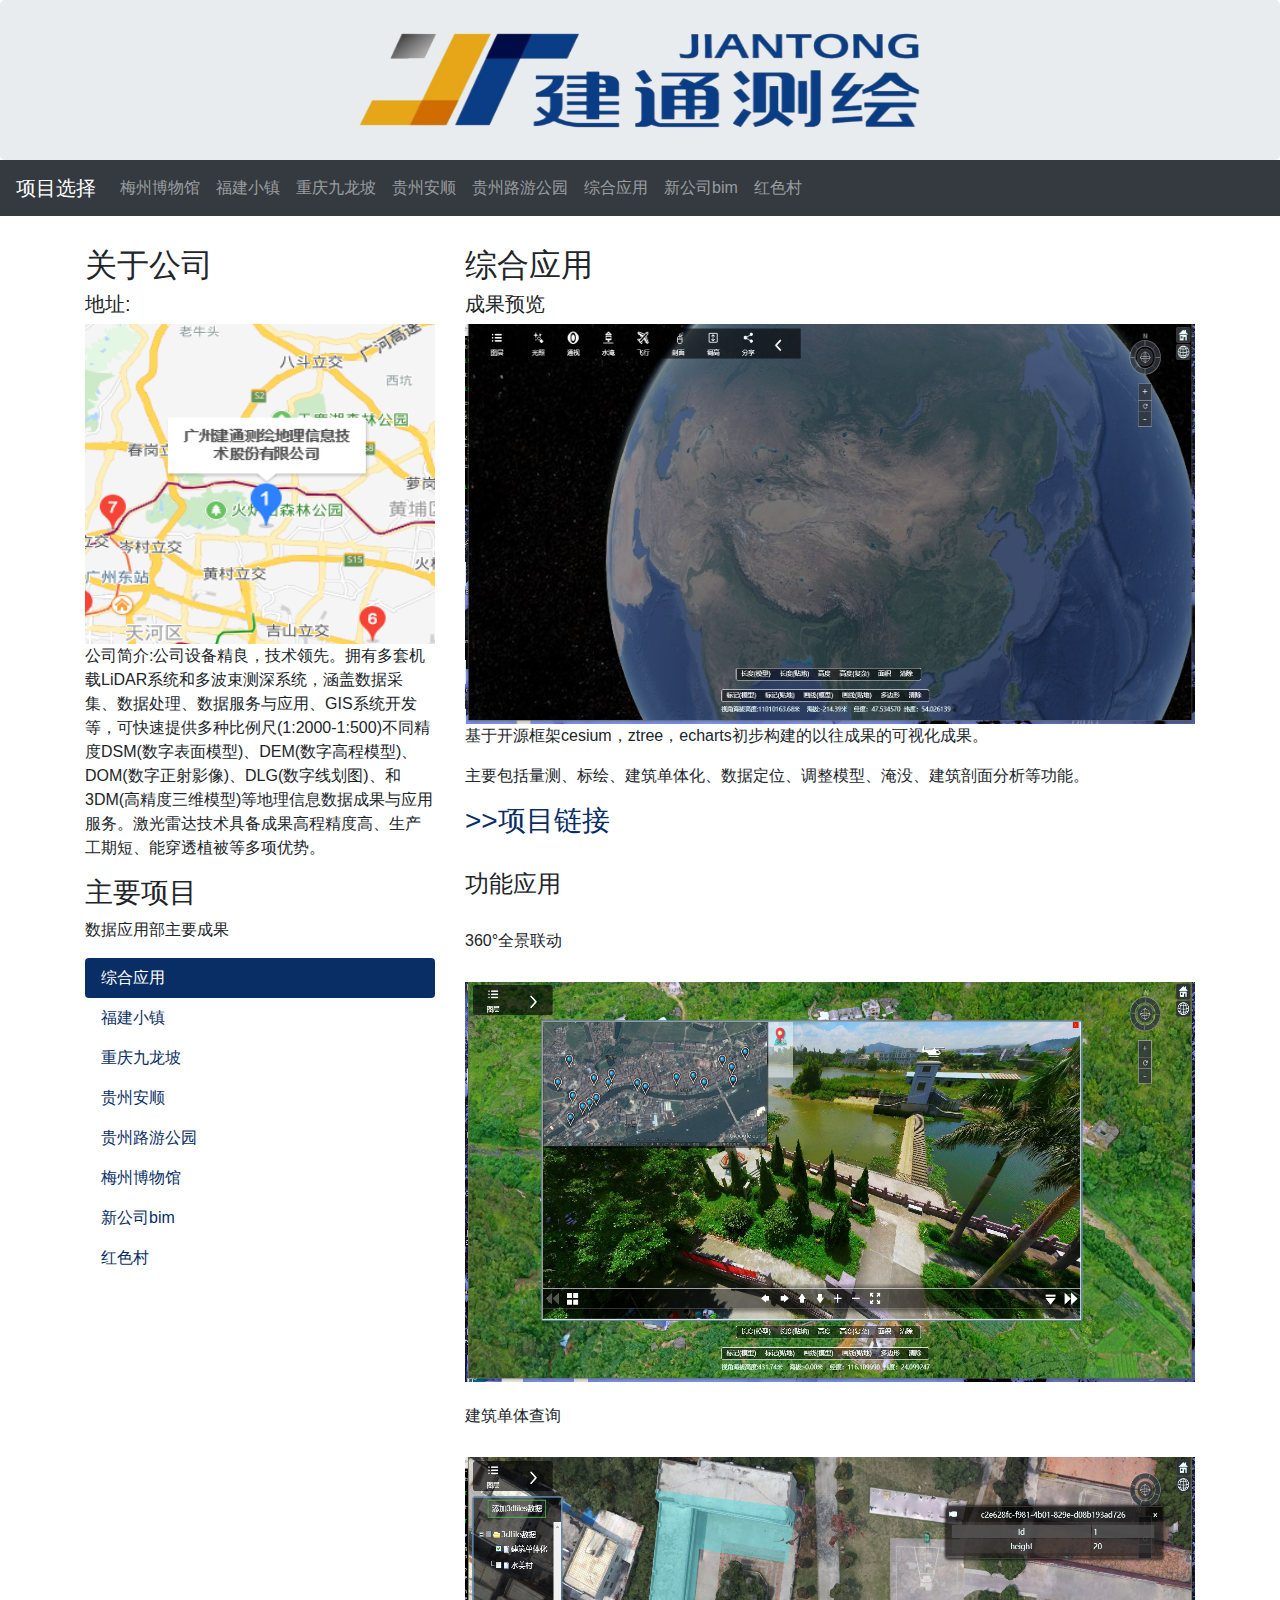
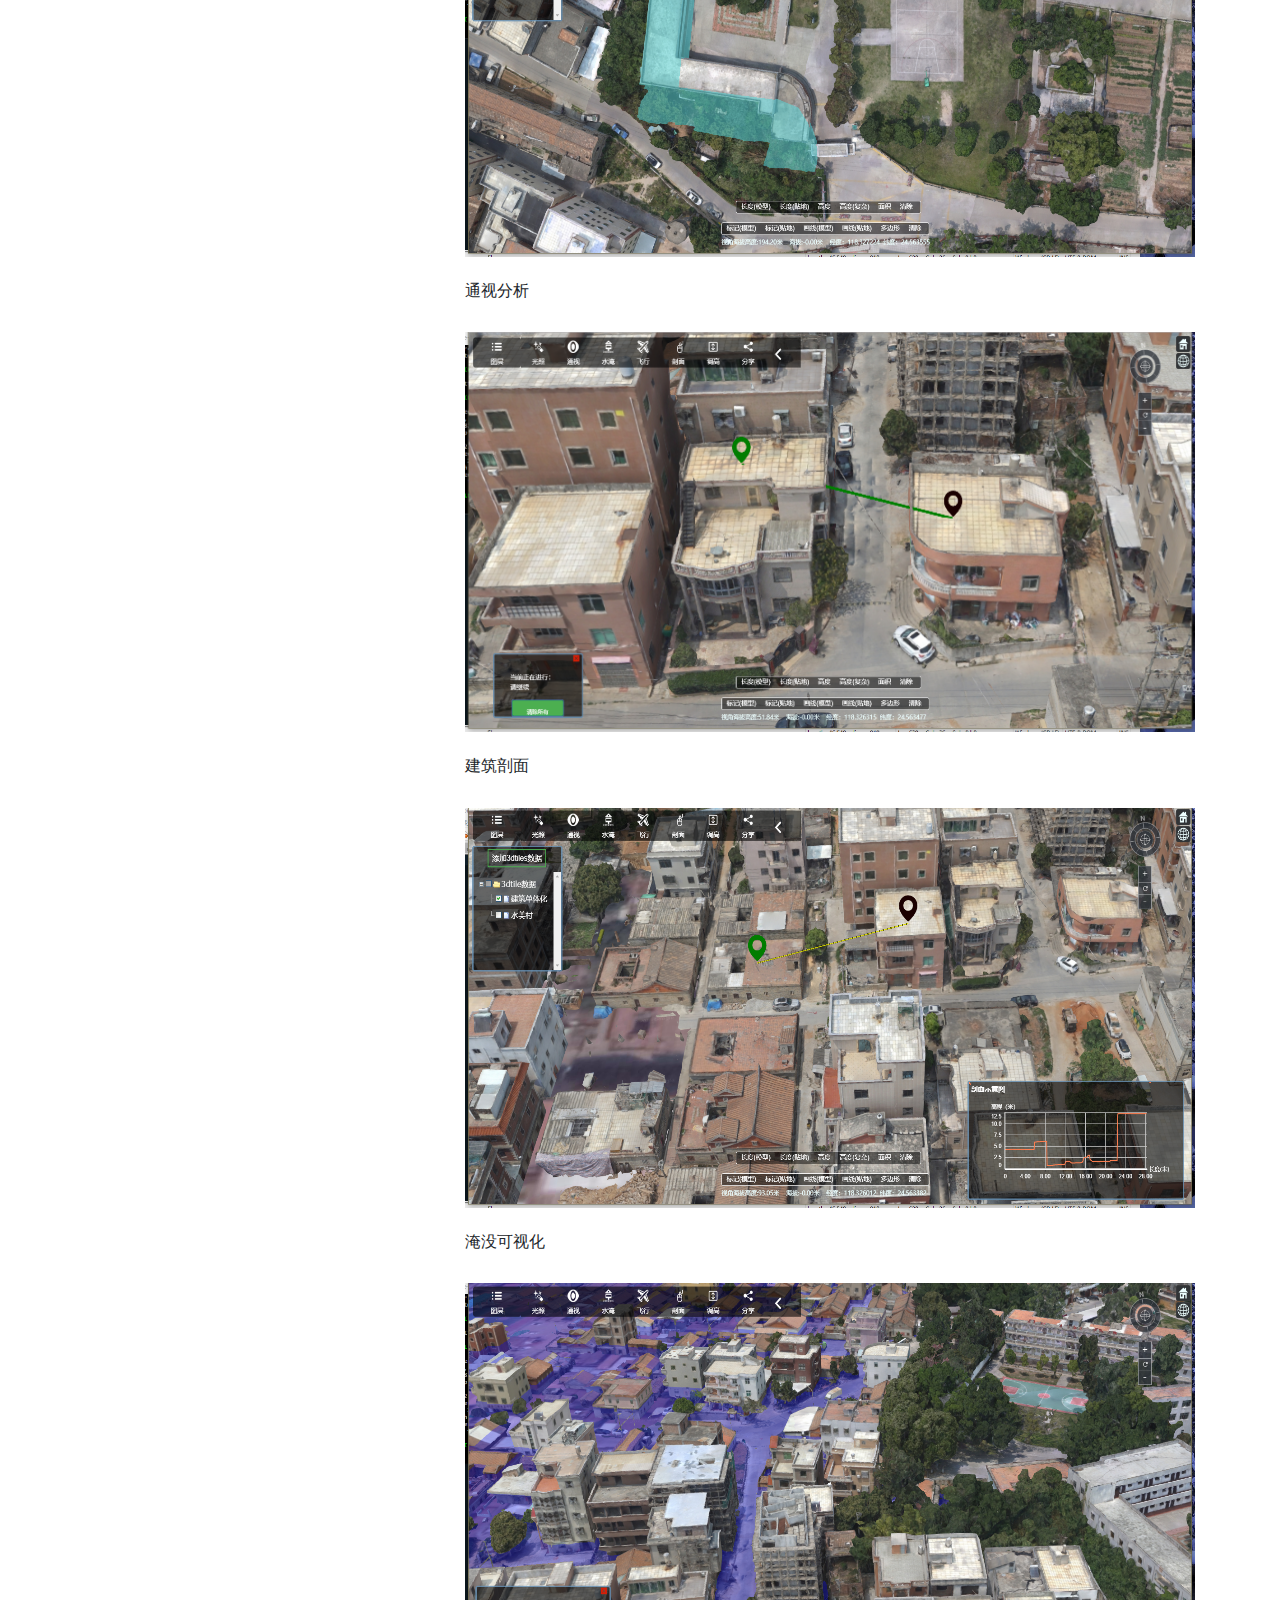
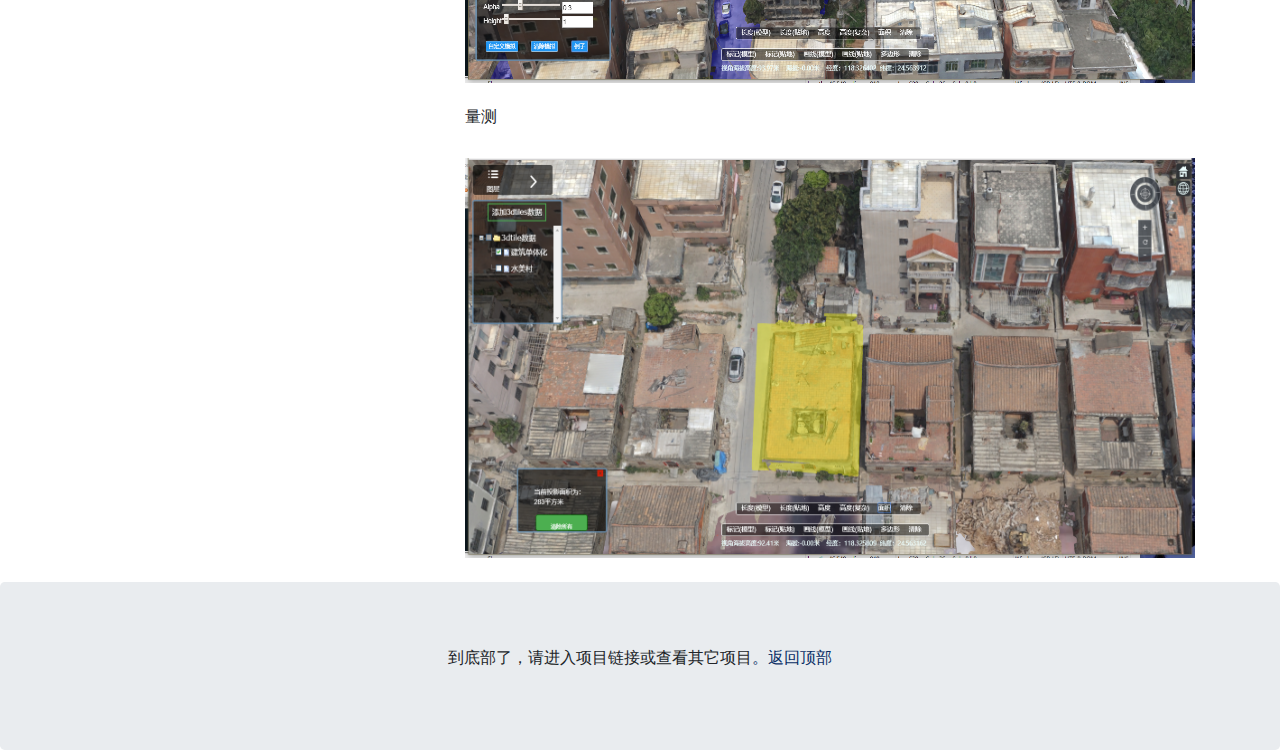
<file: index.html>
<!DOCTYPE html>
	<!-- 新 Bootstrap4 核心 CSS 文件 -->
	<!-- <link rel="stylesheet" href="https://cdn.staticfile.org/twitter-bootstrap/4.1.0/css/bootstrap.min.css"> -->
	<link rel="stylesheet" href="bootstrap/css/bootstrap.min.css">
	<!-- index.html以及基本框架css 覆盖bootstrap.css的自己的要在bootstrap后面引入-->
	<link rel="stylesheet" href="css/index-css.css">
	<!-- jQuery文件。务必在bootstrap.min.js 之前引入 -->
	<script src="https://cdn.staticfile.org/jquery/3.2.1/jquery.min.js"></script>
	 
	<!-- popper.min.js 用于弹窗、提示、下拉菜单 -->
	<script src="https://cdn.staticfile.org/popper.js/1.12.5/umd/popper.min.js"></script>
	 
	<!-- 最新的 Bootstrap4 核心 JavaScript 文件 -->
	<script src="https://cdn.staticfile.org/twitter-bootstrap/4.1.0/js/bootstrap.min.js"></script>

	<html>
		<head>
			<meta charset="utf-8"> 
			<meta http-equiv="X-UA-Compatible" content="IE=edge,chrome=1" />
			<meta http-equiv="Content-Type" content="text/html; charset=utf-8"/>
			<title>首页</title>
		</head>
		<body>

		<div class="jumbotron text-center" style="margin-bottom:0;height:10rem;padding:0.5rem 1rem;">
			<img style="width:50%;height:100%;" src="img/jtch-logo.png"/>
			
		</div>

		<nav class="navbar navbar-expand-sm bg-dark navbar-dark" style="background-color:#E7A618;">
			<a name="navbar-brand" class="navbar-brand" href="#">项目选择</a>
			
			<button class="navbar-toggler" type="button" data-toggle="collapse" data-target="#collapsibleNavbar">
				<span class="navbar-toggler-icon"></span>
			</button>
			
			<div class="collapse navbar-collapse" id="collapsibleNavbar">
				<ul class="navbar-nav">
					<li class="nav-item">
						<a class="nav-link" href="http://14.29.116.237:8080/dataApp/0129/App/3dmz.html" target="parent">梅州博物馆</a>
					</li>
					<li class="nav-item">
						<a class="nav-link" href="http://14.29.116.237:8080/dataApp/fujian/App/index.html" target="parent">福建小镇</a>
					</li>
					<li class="nav-item">
						<a class="nav-link" href="http://14.29.116.237:8080/dataApp/jiulongpo/map.html" target="parent">重庆九龙坡</a>
					</li>
					<li class="nav-item">
						<a class="nav-link" href="http://14.29.116.237:8080/dataApp/cesiumProject/map.html target="parent">贵州安顺</a>
					</li>  
					<li class="nav-item">
						<a class="nav-link" href="http://14.29.116.237:8080/dataApp/anshun/map.html" target="parent">贵州路游公园</a>
					</li>
					<li class="nav-item">
						<a class="nav-link" href="http://14.29.116.237:8080/dataApp/CesiumDemo/map.html" target="parent">综合应用</a>
					</li>
					<li class="nav-item">
						<a class="nav-link"  href="http://14.29.116.237:8080/dataApp/JTCH-building/data/App/index.html" target="parent">新公司bim</a>
					</li>
					<li class="nav-item">
						<a class="nav-link" href="http://14.29.116.237:8080/dataApp/red/revolutionVilliage.html" target="parent">红色村</a>
					</li>
				</ul>
			</div>  
		</nav>

		<div class="container" style="margin-top:30px">
			<div class="row">
				<div class="col-sm-4">
					<h2>关于公司</h2>
					<h5>地址:</h5>
					<div class="fakeimg"><a target="parent" href="https://map.baidu.com/?newmap=1&ie=utf-8&s=s%26wd%3D%E5%B9%BF%E5%B7%9E%E5%BB%BA%E9%80%9A%E6%B5%8B%E7%BB%98%20%E7%A0%B4%E4%BA%A7"><img style="height:100%;width:100%;"src="img/address.png"/></a></div>
					<p>公司简介:公司设备精良，技术领先。拥有多套机载LiDAR系统和多波束测深系统，涵盖数据采集、数据处理、数据服务与应用、GIS系统开发等，可快速提供多种比例尺(1:2000-1:500)不同精度DSM(数字表面模型)、DEM(数字高程模型)、DOM(数字正射影像)、DLG(数字线划图)、和3DM(高精度三维模型)等地理信息数据成果与应用服务。激光雷达技术具备成果高程精度高、生产工期短、能穿透植被等多项优势。</p>
					<h3>主要项目</h3>
					<p>数据应用部主要成果</p>
					<ul class="nav nav-pills flex-column">
						<!-- <li class="nav-item"> -->
						<!-- <a class="nav-link active" href="#">激活状态</a> -->
						<!-- </li> -->
						<li class="nav-item">
							<a class="nav-link active" href="index.html">综合应用</a>
						</li>
						<li class="nav-item">
							<a class="nav-link" href="fujianPrg.html">福建小镇</a>
						</li>
						<li class="nav-item">
							<a class="nav-link" href="chongqingPrg.html">重庆九龙坡</a>
						</li>
						<li class="nav-item">
							<a class="nav-link" href="anshunPrg.html">贵州安顺</a>
						</li>
						<li class="nav-item">
							<a class="nav-link" href="luyouPrg.html">贵州路游公园</a>
						</li>
						<li class="nav-item">
							<a class="nav-link" href="meizhouPrg.html">梅州博物馆</a>
						</li>
						<li class="nav-item">
							<a class="nav-link" href="bimPrg.html">新公司bim</a>
						</li>
						<li class="nav-item">
							<a class="nav-link" href="redPrg.html">红色村</a>
						</li>
						<!-- <li class="nav-item"> -->
						<!-- <a class="nav-link disabled" href="#">禁用</a> -->
						<!-- </li> -->
					</ul>
					<hr class="d-sm-none">
				</div>
				
				<div class="col-sm-8">
					<h2>综合应用</h2>
					<h5>成果预览</h5>
					<div class="introimg"><img src="img/app/jiemian.png"/></div>
					<p>基于开源框架cesium，ztree，echarts初步构建的以往成果的可视化成果。</p>
					<p>主要包括量测、标绘、建筑单体化、数据定位、调整模型、淹没、建筑剖面分析等功能。</p>
					<h3>
						<a target="parent" href="http://14.29.116.237:8080/dataApp/CesiumDemo/map.html">>>项目链接</a>
					</h3>
					<br>
					<!-- <h2>标题</h2> -->
					<h4>功能应用</h5>
					<br>
					<h6>360°全景联动</h6>
					<br>
					<div class="introimg"><img src="img/app/360.png"/></div>
					<br>
					<h6>建筑单体查询</h6>
					<br>
					<div class="introimg"><img src="img/app/dantihua.png"/></div>
					<br>
					<h6>通视分析</h6>
					<br>
					<div class="introimg"><img src="img/app/tongshi2.png"/></div><br>
					<h6>建筑剖面</h6>
					<br>
					<div class="introimg"><img src="img/app/poumian.png"/></div><br>
					<h6>淹没可视化</h6>
					<br>
					<div class="introimg"><img src="img/app/yanmo.png"/></div><br>
					<h6>量测</h6>
					<br>
					<div class="introimg"><img src="img/app/mianji.png"/></div><br>
					<!-- <p>一些文本..</p> -->
					<!-- <p>菜鸟教程，学的不仅是技术，更是梦想！！！菜鸟教程，学的不仅是技术，更是梦想！！！菜鸟教程，学的不仅是技术，更是梦想！！！</p> -->
				</div>
			</div>
		</div>

		<div class="jumbotron text-center" style="margin-bottom:0">
			<p>到底部了，请进入项目链接或查看其它项目<a href="#navbar-brand">。返回顶部</a></p>
			
		</div>

		</body>
	</html>
</file>
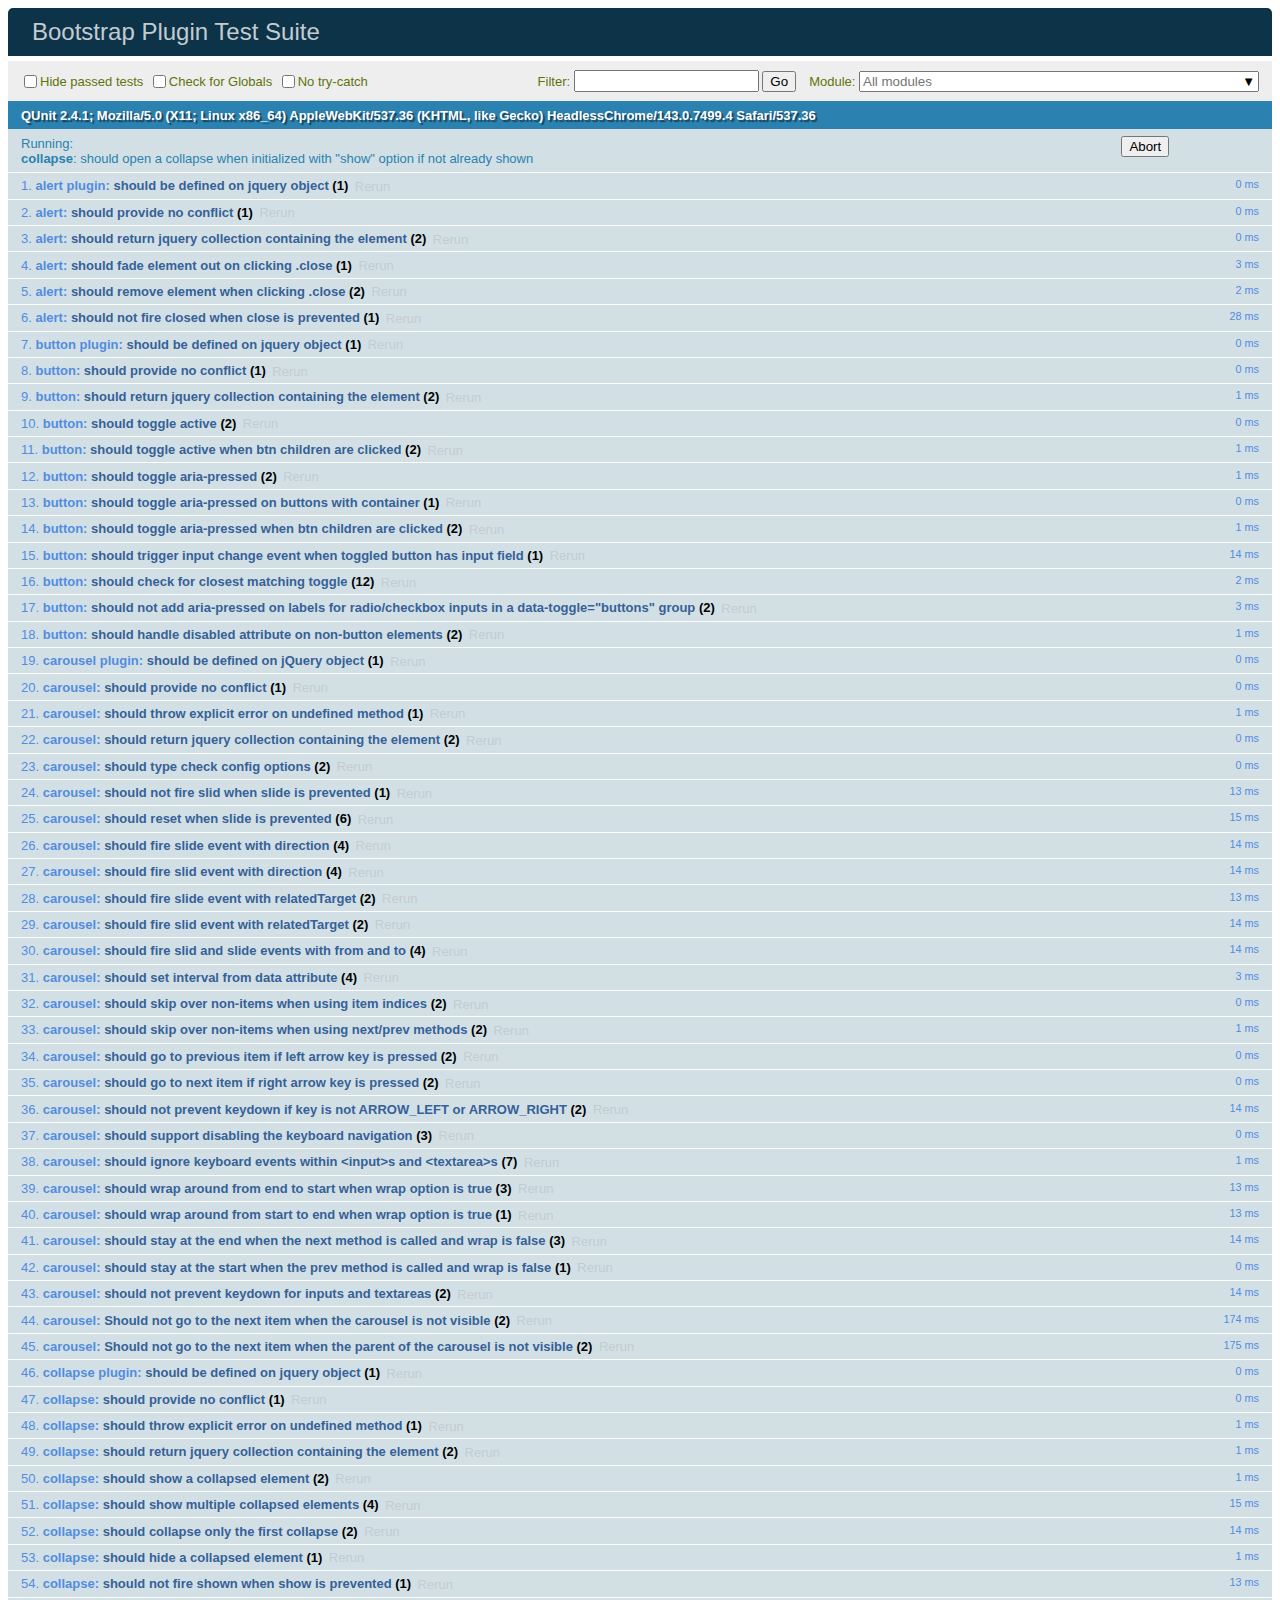
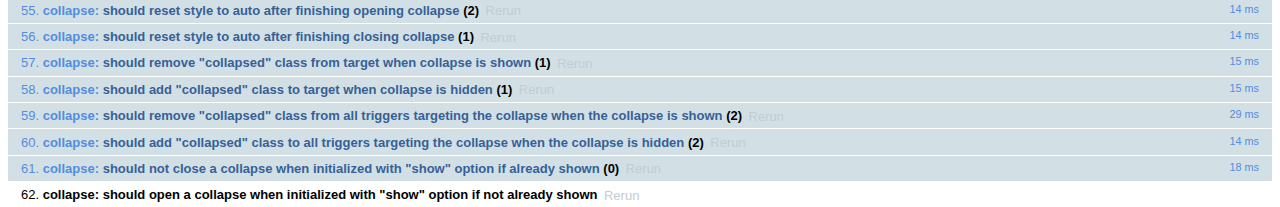
<file: bootstrap-4.0.0/js/tests/index.html>
<!doctype html>
<html lang="en">
  <head>
    <meta charset="utf-8">
    <meta name="viewport" content="width=device-width, initial-scale=1, shrink-to-fit=no">
    <title>Bootstrap Plugin Test Suite</title>

    <!-- jQuery -->
    <script>
      (function () {
        var path = '../../assets/js/vendor/jquery-slim.min.js'
        // get jquery param from the query string.
        var jQueryVersion = location.search.match(/[?&]jquery=(.*?)(?=&|$)/)

        // If a version was specified, use that version from our vendor folder
        if (jQueryVersion) {
          path = 'vendor/jquery-' + jQueryVersion[1] + '.min.js'
        }
        document.write('<script src="' + path + '"><\/script>')
      }())
    </script>
    <script src="../../assets/js/vendor/popper.min.js"></script>

    <!-- QUnit -->
    <link rel="stylesheet" href="vendor/qunit.css" media="screen">
    <script src="vendor/qunit.js"></script>

    <script>
      // Disable jQuery event aliases to ensure we don't accidentally use any of them
      [
        'blur',
        'focus',
        'focusin',
        'focusout',
        'resize',
        'scroll',
        'click',
        'dblclick',
        'mousedown',
        'mouseup',
        'mousemove',
        'mouseover',
        'mouseout',
        'mouseenter',
        'mouseleave',
        'change',
        'select',
        'submit',
        'keydown',
        'keypress',
        'keyup',
        'contextmenu'
      ].forEach(function(eventAlias) {
        $.fn[eventAlias] = function() {
          throw new Error('Using the ".' + eventAlias + '()" method is not allowed, so that Bootstrap can be compatible with custom jQuery builds which exclude the "event aliases" module that defines said method. See https://github.com/twbs/bootstrap/blob/master/CONTRIBUTING.md#js')
        }
      })

      // Require assert.expect in each test
      QUnit.config.requireExpects = true

      // See https://github.com/axemclion/grunt-saucelabs#test-result-details-with-qunit
      var log = []
      var testName

      QUnit.done(function(testResults) {
        var tests = []
        for (var i = 0; i < log.length; i++) {
          var details = log[i]
          tests.push({
            name: details.name,
            result: details.result,
            expected: details.expected,
            actual: details.actual,
            source: details.source
          })
        }
        testResults.tests = tests

        window.global_test_results = testResults
      })

      QUnit.testStart(function(testDetails) {
        QUnit.log(function(details) {
          if (!details.result) {
            details.name = testDetails.name
            log.push(details)
          }
        })
      })

      // Display fixture on-screen on iOS to avoid false positives
      // See https://github.com/twbs/bootstrap/pull/15955
      if (/iPhone|iPad|iPod/.test(navigator.userAgent)) {
        QUnit.begin(function() {
          $('#qunit-fixture').css({ top: 0, left: 0 })
        })

        QUnit.done(function() {
          $('#qunit-fixture').css({ top: '', left: '' })
        })
      }
    </script>

    <!-- Transpiled Plugins -->
    <script src="../dist/util.js"></script>
    <script src="../dist/alert.js"></script>
    <script src="../dist/button.js"></script>
    <script src="../dist/carousel.js"></script>
    <script src="../dist/collapse.js"></script>
    <script src="../dist/dropdown.js"></script>
    <script src="../dist/modal.js"></script>
    <script src="../dist/scrollspy.js"></script>
    <script src="../dist/tab.js"></script>
    <script src="../dist/tooltip.js"></script>
    <script src="../dist/popover.js"></script>

    <!-- Unit Tests -->
    <script src="unit/alert.js"></script>
    <script src="unit/button.js"></script>
    <script src="unit/carousel.js"></script>
    <script src="unit/collapse.js"></script>
    <script src="unit/dropdown.js"></script>
    <script src="unit/modal.js"></script>
    <script src="unit/scrollspy.js"></script>
    <script src="unit/tab.js"></script>
    <script src="unit/tooltip.js"></script>
    <script src="unit/popover.js"></script>
    <script src="unit/util.js"></script>
  </head>
  <body>
    <div id="qunit-container">
      <div id="qunit"></div>
      <div id="qunit-fixture"></div>
    </div>
  </body>
</html>
</file>
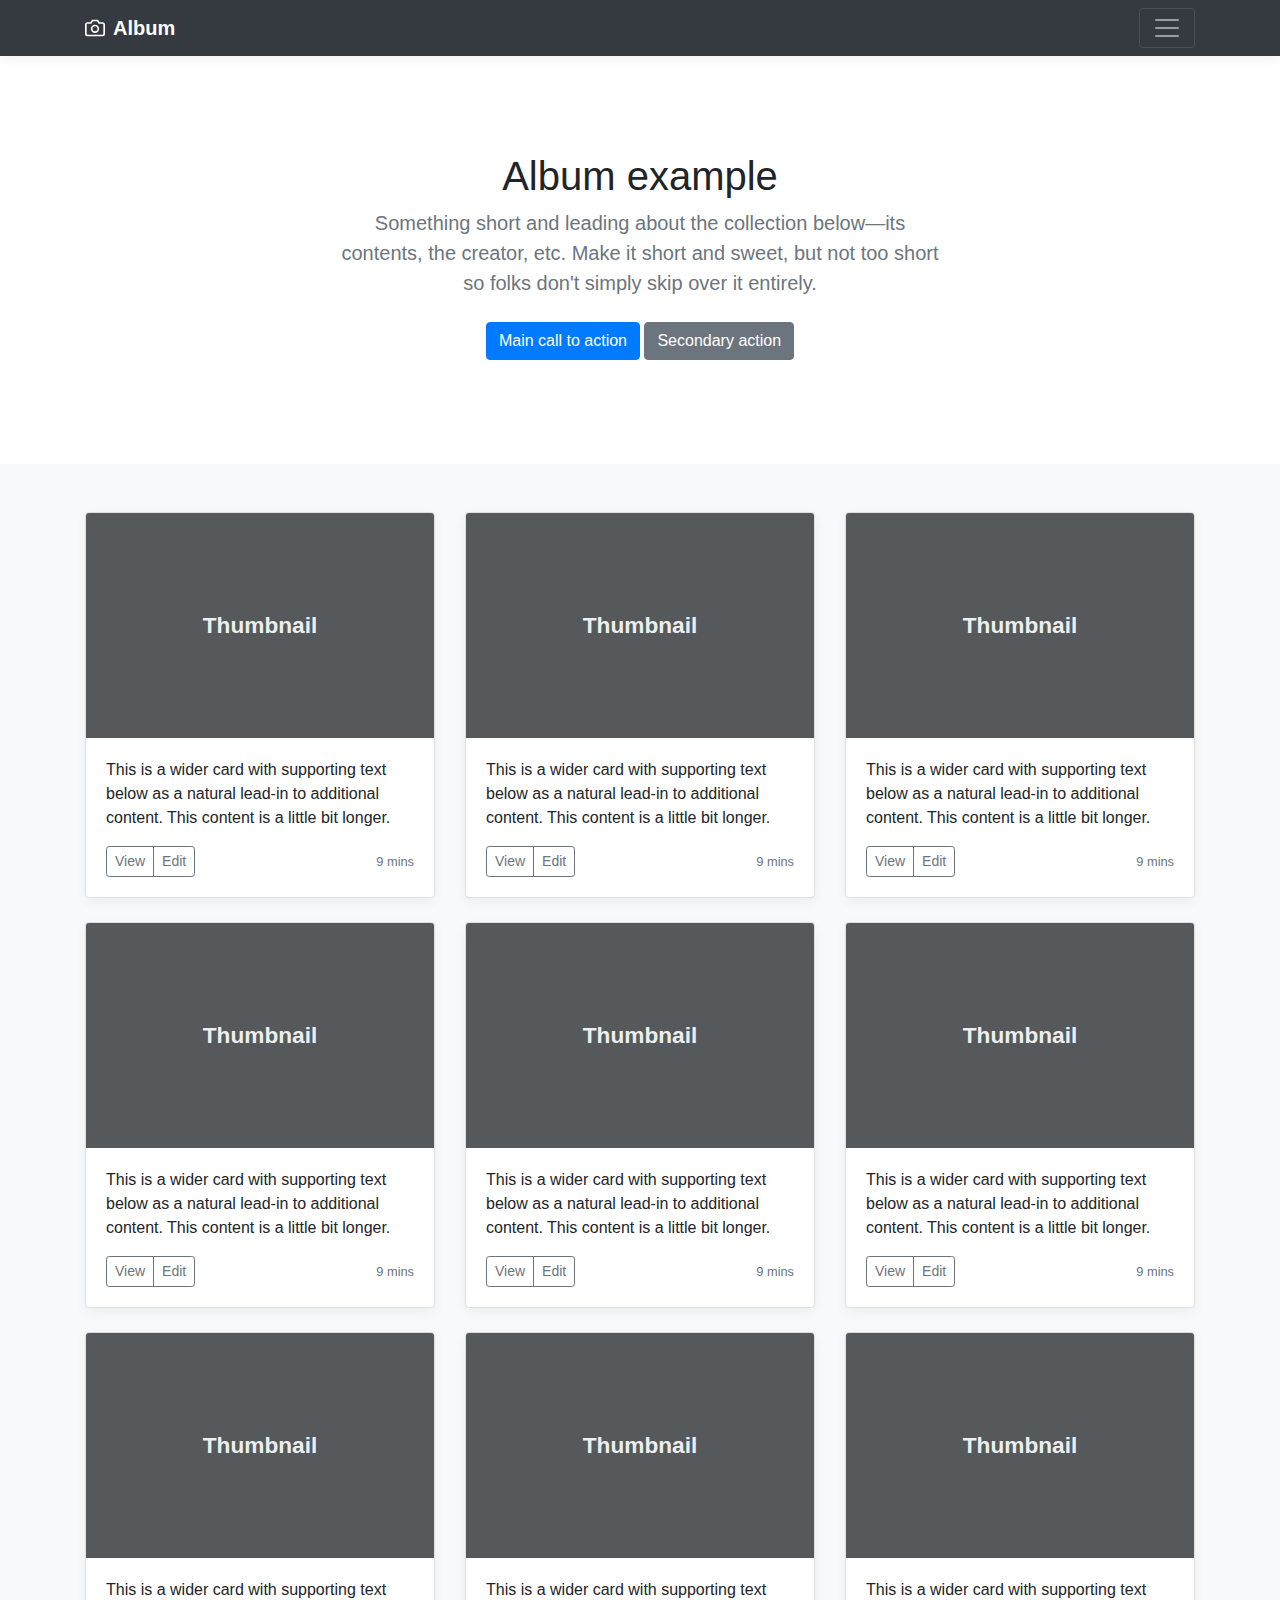
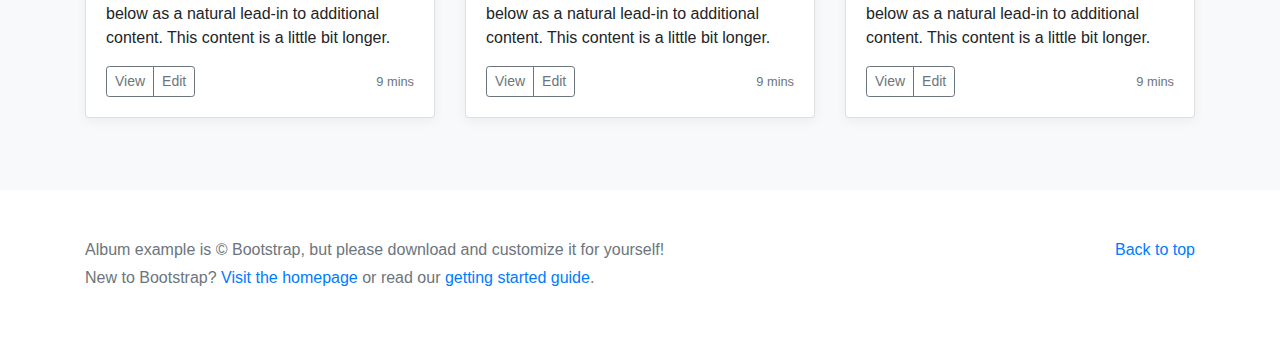
<file: bootstrap-4.0.0/docs/4.0/examples/album/index.html>
<!doctype html>
<html lang="en">
  <head>
    <meta charset="utf-8">
    <meta name="viewport" content="width=device-width, initial-scale=1, shrink-to-fit=no">
    <meta name="description" content="">
    <meta name="author" content="">
    <link rel="icon" href="../../../../favicon.ico">

    <title>Album example for Bootstrap</title>

    <!-- Bootstrap core CSS -->
    <link href="../../../../dist/css/bootstrap.min.css" rel="stylesheet">

    <!-- Custom styles for this template -->
    <link href="album.css" rel="stylesheet">
  </head>

  <body>

    <header>
      <div class="collapse bg-dark" id="navbarHeader">
        <div class="container">
          <div class="row">
            <div class="col-sm-8 col-md-7 py-4">
              <h4 class="text-white">About</h4>
              <p class="text-muted">Add some information about the album below, the author, or any other background context. Make it a few sentences long so folks can pick up some informative tidbits. Then, link them off to some social networking sites or contact information.</p>
            </div>
            <div class="col-sm-4 offset-md-1 py-4">
              <h4 class="text-white">Contact</h4>
              <ul class="list-unstyled">
                <li><a href="#" class="text-white">Follow on Twitter</a></li>
                <li><a href="#" class="text-white">Like on Facebook</a></li>
                <li><a href="#" class="text-white">Email me</a></li>
              </ul>
            </div>
          </div>
        </div>
      </div>
      <div class="navbar navbar-dark bg-dark box-shadow">
        <div class="container d-flex justify-content-between">
          <a href="#" class="navbar-brand d-flex align-items-center">
            <svg xmlns="http://www.w3.org/2000/svg" width="20" height="20" viewBox="0 0 24 24" fill="none" stroke="currentColor" stroke-width="2" stroke-linecap="round" stroke-linejoin="round" class="mr-2"><path d="M23 19a2 2 0 0 1-2 2H3a2 2 0 0 1-2-2V8a2 2 0 0 1 2-2h4l2-3h6l2 3h4a2 2 0 0 1 2 2z"></path><circle cx="12" cy="13" r="4"></circle></svg>
            <strong>Album</strong>
          </a>
          <button class="navbar-toggler" type="button" data-toggle="collapse" data-target="#navbarHeader" aria-controls="navbarHeader" aria-expanded="false" aria-label="Toggle navigation">
            <span class="navbar-toggler-icon"></span>
          </button>
        </div>
      </div>
    </header>

    <main role="main">

      <section class="jumbotron text-center">
        <div class="container">
          <h1 class="jumbotron-heading">Album example</h1>
          <p class="lead text-muted">Something short and leading about the collection below—its contents, the creator, etc. Make it short and sweet, but not too short so folks don't simply skip over it entirely.</p>
          <p>
            <a href="#" class="btn btn-primary my-2">Main call to action</a>
            <a href="#" class="btn btn-secondary my-2">Secondary action</a>
          </p>
        </div>
      </section>

      <div class="album py-5 bg-light">
        <div class="container">

          <div class="row">
            <div class="col-md-4">
              <div class="card mb-4 box-shadow">
                <img class="card-img-top" data-src="holder.js/100px225?theme=thumb&bg=55595c&fg=eceeef&text=Thumbnail" alt="Card image cap">
                <div class="card-body">
                  <p class="card-text">This is a wider card with supporting text below as a natural lead-in to additional content. This content is a little bit longer.</p>
                  <div class="d-flex justify-content-between align-items-center">
                    <div class="btn-group">
                      <button type="button" class="btn btn-sm btn-outline-secondary">View</button>
                      <button type="button" class="btn btn-sm btn-outline-secondary">Edit</button>
                    </div>
                    <small class="text-muted">9 mins</small>
                  </div>
                </div>
              </div>
            </div>
            <div class="col-md-4">
              <div class="card mb-4 box-shadow">
                <img class="card-img-top" data-src="holder.js/100px225?theme=thumb&bg=55595c&fg=eceeef&text=Thumbnail" alt="Card image cap">
                <div class="card-body">
                  <p class="card-text">This is a wider card with supporting text below as a natural lead-in to additional content. This content is a little bit longer.</p>
                  <div class="d-flex justify-content-between align-items-center">
                    <div class="btn-group">
                      <button type="button" class="btn btn-sm btn-outline-secondary">View</button>
                      <button type="button" class="btn btn-sm btn-outline-secondary">Edit</button>
                    </div>
                    <small class="text-muted">9 mins</small>
                  </div>
                </div>
              </div>
            </div>
            <div class="col-md-4">
              <div class="card mb-4 box-shadow">
                <img class="card-img-top" data-src="holder.js/100px225?theme=thumb&bg=55595c&fg=eceeef&text=Thumbnail" alt="Card image cap">
                <div class="card-body">
                  <p class="card-text">This is a wider card with supporting text below as a natural lead-in to additional content. This content is a little bit longer.</p>
                  <div class="d-flex justify-content-between align-items-center">
                    <div class="btn-group">
                      <button type="button" class="btn btn-sm btn-outline-secondary">View</button>
                      <button type="button" class="btn btn-sm btn-outline-secondary">Edit</button>
                    </div>
                    <small class="text-muted">9 mins</small>
                  </div>
                </div>
              </div>
            </div>

            <div class="col-md-4">
              <div class="card mb-4 box-shadow">
                <img class="card-img-top" data-src="holder.js/100px225?theme=thumb&bg=55595c&fg=eceeef&text=Thumbnail" alt="Card image cap">
                <div class="card-body">
                  <p class="card-text">This is a wider card with supporting text below as a natural lead-in to additional content. This content is a little bit longer.</p>
                  <div class="d-flex justify-content-between align-items-center">
                    <div class="btn-group">
                      <button type="button" class="btn btn-sm btn-outline-secondary">View</button>
                      <button type="button" class="btn btn-sm btn-outline-secondary">Edit</button>
                    </div>
                    <small class="text-muted">9 mins</small>
                  </div>
                </div>
              </div>
            </div>
            <div class="col-md-4">
              <div class="card mb-4 box-shadow">
                <img class="card-img-top" data-src="holder.js/100px225?theme=thumb&bg=55595c&fg=eceeef&text=Thumbnail" alt="Card image cap">
                <div class="card-body">
                  <p class="card-text">This is a wider card with supporting text below as a natural lead-in to additional content. This content is a little bit longer.</p>
                  <div class="d-flex justify-content-between align-items-center">
                    <div class="btn-group">
                      <button type="button" class="btn btn-sm btn-outline-secondary">View</button>
                      <button type="button" class="btn btn-sm btn-outline-secondary">Edit</button>
                    </div>
                    <small class="text-muted">9 mins</small>
                  </div>
                </div>
              </div>
            </div>
            <div class="col-md-4">
              <div class="card mb-4 box-shadow">
                <img class="card-img-top" data-src="holder.js/100px225?theme=thumb&bg=55595c&fg=eceeef&text=Thumbnail" alt="Card image cap">
                <div class="card-body">
                  <p class="card-text">This is a wider card with supporting text below as a natural lead-in to additional content. This content is a little bit longer.</p>
                  <div class="d-flex justify-content-between align-items-center">
                    <div class="btn-group">
                      <button type="button" class="btn btn-sm btn-outline-secondary">View</button>
                      <button type="button" class="btn btn-sm btn-outline-secondary">Edit</button>
                    </div>
                    <small class="text-muted">9 mins</small>
                  </div>
                </div>
              </div>
            </div>

            <div class="col-md-4">
              <div class="card mb-4 box-shadow">
                <img class="card-img-top" data-src="holder.js/100px225?theme=thumb&bg=55595c&fg=eceeef&text=Thumbnail" alt="Card image cap">
                <div class="card-body">
                  <p class="card-text">This is a wider card with supporting text below as a natural lead-in to additional content. This content is a little bit longer.</p>
                  <div class="d-flex justify-content-between align-items-center">
                    <div class="btn-group">
                      <button type="button" class="btn btn-sm btn-outline-secondary">View</button>
                      <button type="button" class="btn btn-sm btn-outline-secondary">Edit</button>
                    </div>
                    <small class="text-muted">9 mins</small>
                  </div>
                </div>
              </div>
            </div>
            <div class="col-md-4">
              <div class="card mb-4 box-shadow">
                <img class="card-img-top" data-src="holder.js/100px225?theme=thumb&bg=55595c&fg=eceeef&text=Thumbnail" alt="Card image cap">
                <div class="card-body">
                  <p class="card-text">This is a wider card with supporting text below as a natural lead-in to additional content. This content is a little bit longer.</p>
                  <div class="d-flex justify-content-between align-items-center">
                    <div class="btn-group">
                      <button type="button" class="btn btn-sm btn-outline-secondary">View</button>
                      <button type="button" class="btn btn-sm btn-outline-secondary">Edit</button>
                    </div>
                    <small class="text-muted">9 mins</small>
                  </div>
                </div>
              </div>
            </div>
            <div class="col-md-4">
              <div class="card mb-4 box-shadow">
                <img class="card-img-top" data-src="holder.js/100px225?theme=thumb&bg=55595c&fg=eceeef&text=Thumbnail" alt="Card image cap">
                <div class="card-body">
                  <p class="card-text">This is a wider card with supporting text below as a natural lead-in to additional content. This content is a little bit longer.</p>
                  <div class="d-flex justify-content-between align-items-center">
                    <div class="btn-group">
                      <button type="button" class="btn btn-sm btn-outline-secondary">View</button>
                      <button type="button" class="btn btn-sm btn-outline-secondary">Edit</button>
                    </div>
                    <small class="text-muted">9 mins</small>
                  </div>
                </div>
              </div>
            </div>
          </div>
        </div>
      </div>

    </main>

    <footer class="text-muted">
      <div class="container">
        <p class="float-right">
          <a href="#">Back to top</a>
        </p>
        <p>Album example is &copy; Bootstrap, but please download and customize it for yourself!</p>
        <p>New to Bootstrap? <a href="../../">Visit the homepage</a> or read our <a href="../../getting-started/">getting started guide</a>.</p>
      </div>
    </footer>

    <!-- Bootstrap core JavaScript
    ================================================== -->
    <!-- Placed at the end of the document so the pages load faster -->
    <script src="https://code.jquery.com/jquery-3.2.1.slim.min.js" integrity="sha384-KJ3o2DKtIkvYIK3UENzmM7KCkRr/rE9/Qpg6aAZGJwFDMVNA/GpGFF93hXpG5KkN" crossorigin="anonymous"></script>
    <script>window.jQuery || document.write('<script src="../../../../assets/js/vendor/jquery-slim.min.js"><\/script>')</script>
    <script src="../../../../assets/js/vendor/popper.min.js"></script>
    <script src="../../../../dist/js/bootstrap.min.js"></script>
    <script src="../../../../assets/js/vendor/holder.min.js"></script>
  </body>
</html>
</file>
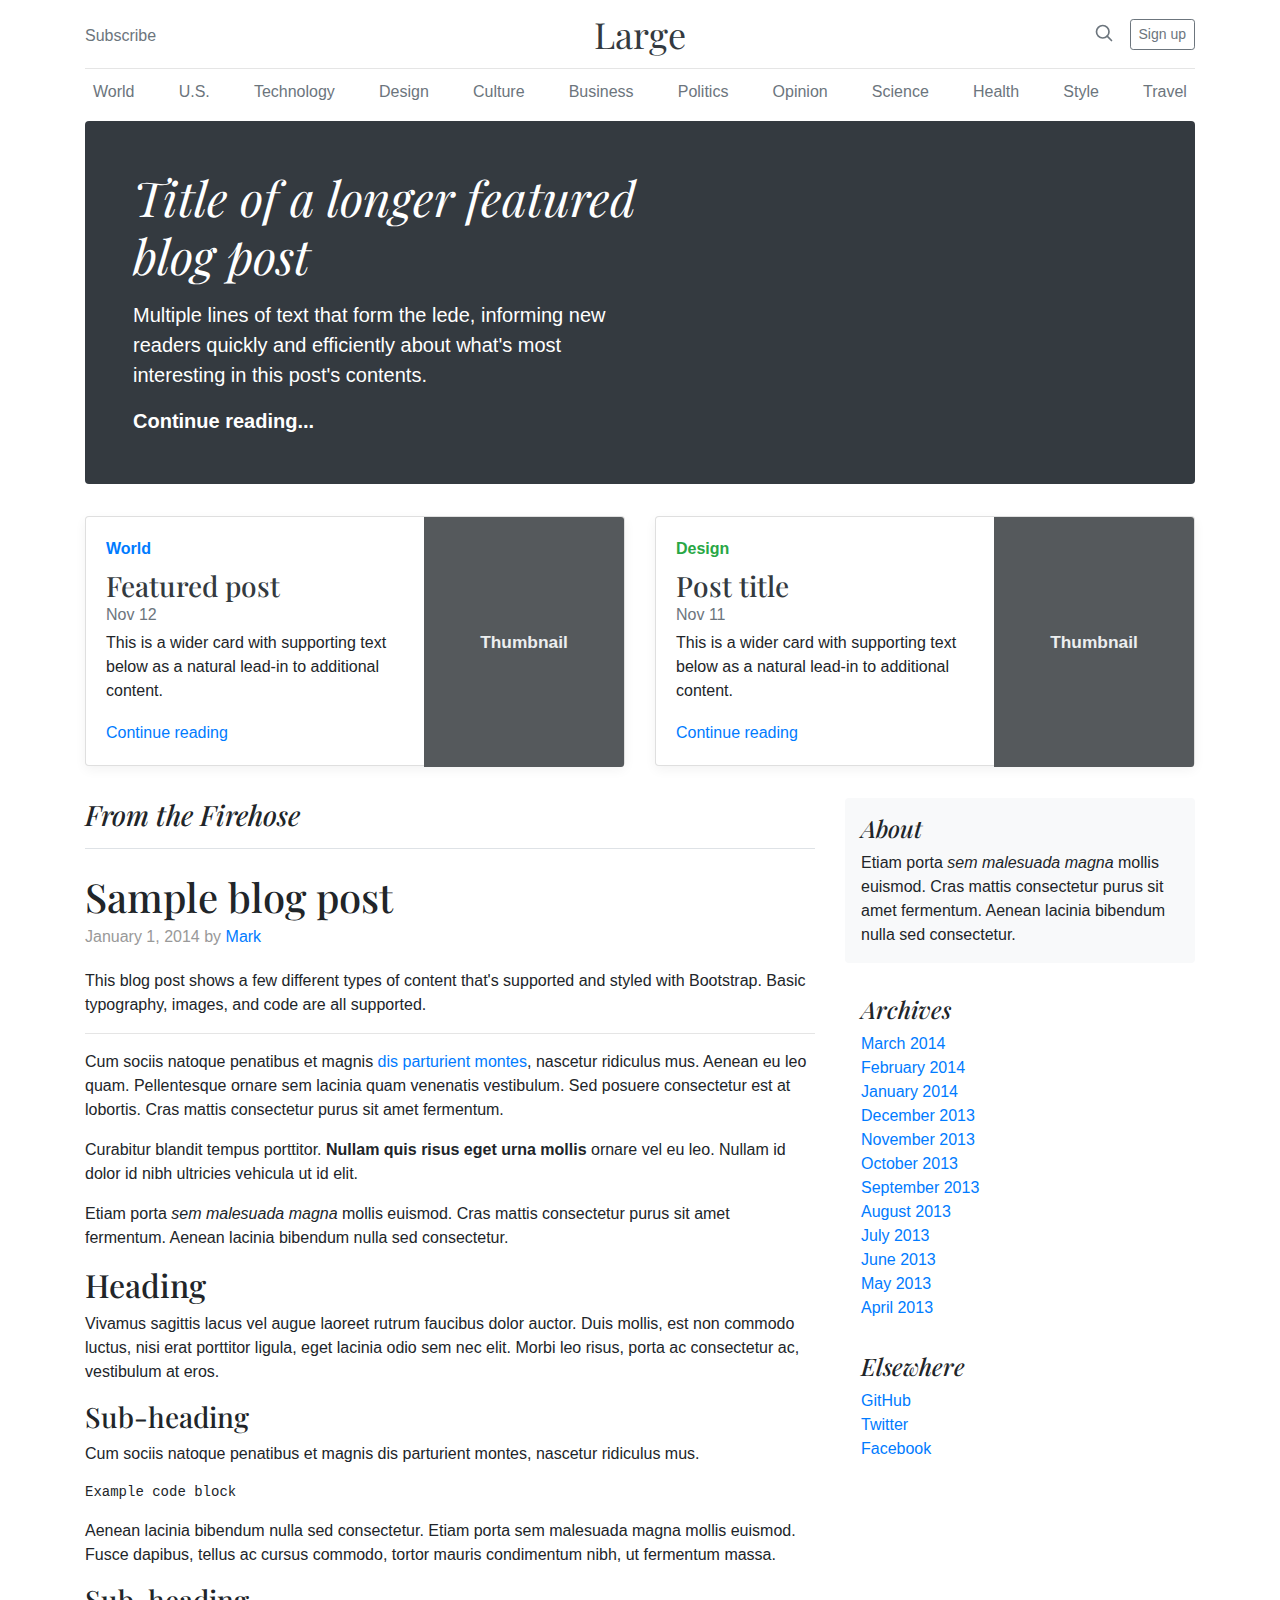
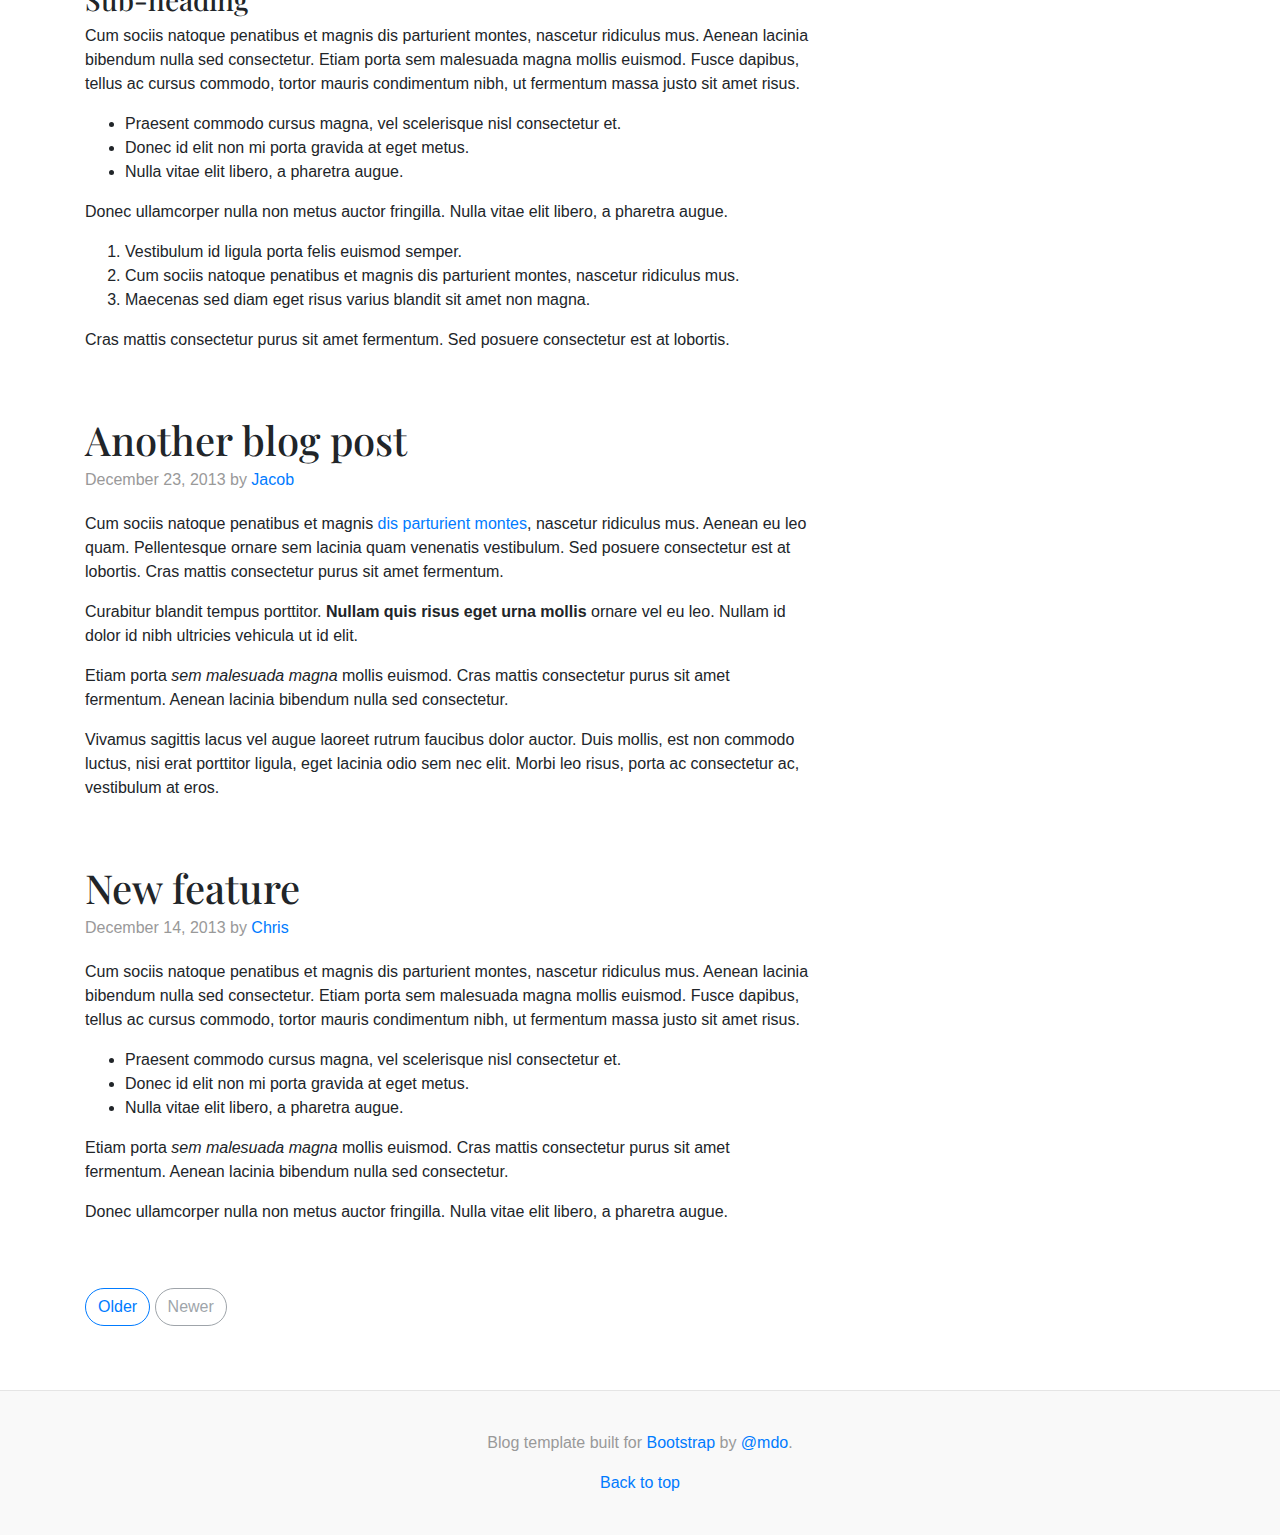
<file: bootstrap-4.0.0/docs/4.0/examples/blog/index.html>
<!doctype html>
<html lang="en">
  <head>
    <meta charset="utf-8">
    <meta name="viewport" content="width=device-width, initial-scale=1, shrink-to-fit=no">
    <meta name="description" content="">
    <meta name="author" content="">
    <link rel="icon" href="../../../../favicon.ico">

    <title>Blog Template for Bootstrap</title>

    <!-- Bootstrap core CSS -->
    <link href="../../../../dist/css/bootstrap.min.css" rel="stylesheet">

    <!-- Custom styles for this template -->
    <link href="https://fonts.googleapis.com/css?family=Playfair+Display:700,900" rel="stylesheet">
    <link href="blog.css" rel="stylesheet">
  </head>

  <body>

    <div class="container">
      <header class="blog-header py-3">
        <div class="row flex-nowrap justify-content-between align-items-center">
          <div class="col-4 pt-1">
            <a class="text-muted" href="#">Subscribe</a>
          </div>
          <div class="col-4 text-center">
            <a class="blog-header-logo text-dark" href="#">Large</a>
          </div>
          <div class="col-4 d-flex justify-content-end align-items-center">
            <a class="text-muted" href="#">
              <svg xmlns="http://www.w3.org/2000/svg" width="20" height="20" viewBox="0 0 24 24" fill="none" stroke="currentColor" stroke-width="2" stroke-linecap="round" stroke-linejoin="round" class="mx-3"><circle cx="10.5" cy="10.5" r="7.5"></circle><line x1="21" y1="21" x2="15.8" y2="15.8"></line></svg>
            </a>
            <a class="btn btn-sm btn-outline-secondary" href="#">Sign up</a>
          </div>
        </div>
      </header>

      <div class="nav-scroller py-1 mb-2">
        <nav class="nav d-flex justify-content-between">
          <a class="p-2 text-muted" href="#">World</a>
          <a class="p-2 text-muted" href="#">U.S.</a>
          <a class="p-2 text-muted" href="#">Technology</a>
          <a class="p-2 text-muted" href="#">Design</a>
          <a class="p-2 text-muted" href="#">Culture</a>
          <a class="p-2 text-muted" href="#">Business</a>
          <a class="p-2 text-muted" href="#">Politics</a>
          <a class="p-2 text-muted" href="#">Opinion</a>
          <a class="p-2 text-muted" href="#">Science</a>
          <a class="p-2 text-muted" href="#">Health</a>
          <a class="p-2 text-muted" href="#">Style</a>
          <a class="p-2 text-muted" href="#">Travel</a>
        </nav>
      </div>

      <div class="jumbotron p-3 p-md-5 text-white rounded bg-dark">
        <div class="col-md-6 px-0">
          <h1 class="display-4 font-italic">Title of a longer featured blog post</h1>
          <p class="lead my-3">Multiple lines of text that form the lede, informing new readers quickly and efficiently about what's most interesting in this post's contents.</p>
          <p class="lead mb-0"><a href="#" class="text-white font-weight-bold">Continue reading...</a></p>
        </div>
      </div>

      <div class="row mb-2">
        <div class="col-md-6">
          <div class="card flex-md-row mb-4 box-shadow h-md-250">
            <div class="card-body d-flex flex-column align-items-start">
              <strong class="d-inline-block mb-2 text-primary">World</strong>
              <h3 class="mb-0">
                <a class="text-dark" href="#">Featured post</a>
              </h3>
              <div class="mb-1 text-muted">Nov 12</div>
              <p class="card-text mb-auto">This is a wider card with supporting text below as a natural lead-in to additional content.</p>
              <a href="#">Continue reading</a>
            </div>
            <img class="card-img-right flex-auto d-none d-md-block" data-src="holder.js/200x250?theme=thumb" alt="Card image cap">
          </div>
        </div>
        <div class="col-md-6">
          <div class="card flex-md-row mb-4 box-shadow h-md-250">
            <div class="card-body d-flex flex-column align-items-start">
              <strong class="d-inline-block mb-2 text-success">Design</strong>
              <h3 class="mb-0">
                <a class="text-dark" href="#">Post title</a>
              </h3>
              <div class="mb-1 text-muted">Nov 11</div>
              <p class="card-text mb-auto">This is a wider card with supporting text below as a natural lead-in to additional content.</p>
              <a href="#">Continue reading</a>
            </div>
            <img class="card-img-right flex-auto d-none d-md-block" data-src="holder.js/200x250?theme=thumb" alt="Card image cap">
          </div>
        </div>
      </div>
    </div>

    <main role="main" class="container">
      <div class="row">
        <div class="col-md-8 blog-main">
          <h3 class="pb-3 mb-4 font-italic border-bottom">
            From the Firehose
          </h3>

          <div class="blog-post">
            <h2 class="blog-post-title">Sample blog post</h2>
            <p class="blog-post-meta">January 1, 2014 by <a href="#">Mark</a></p>

            <p>This blog post shows a few different types of content that's supported and styled with Bootstrap. Basic typography, images, and code are all supported.</p>
            <hr>
            <p>Cum sociis natoque penatibus et magnis <a href="#">dis parturient montes</a>, nascetur ridiculus mus. Aenean eu leo quam. Pellentesque ornare sem lacinia quam venenatis vestibulum. Sed posuere consectetur est at lobortis. Cras mattis consectetur purus sit amet fermentum.</p>
            <blockquote>
              <p>Curabitur blandit tempus porttitor. <strong>Nullam quis risus eget urna mollis</strong> ornare vel eu leo. Nullam id dolor id nibh ultricies vehicula ut id elit.</p>
            </blockquote>
            <p>Etiam porta <em>sem malesuada magna</em> mollis euismod. Cras mattis consectetur purus sit amet fermentum. Aenean lacinia bibendum nulla sed consectetur.</p>
            <h2>Heading</h2>
            <p>Vivamus sagittis lacus vel augue laoreet rutrum faucibus dolor auctor. Duis mollis, est non commodo luctus, nisi erat porttitor ligula, eget lacinia odio sem nec elit. Morbi leo risus, porta ac consectetur ac, vestibulum at eros.</p>
            <h3>Sub-heading</h3>
            <p>Cum sociis natoque penatibus et magnis dis parturient montes, nascetur ridiculus mus.</p>
            <pre><code>Example code block</code></pre>
            <p>Aenean lacinia bibendum nulla sed consectetur. Etiam porta sem malesuada magna mollis euismod. Fusce dapibus, tellus ac cursus commodo, tortor mauris condimentum nibh, ut fermentum massa.</p>
            <h3>Sub-heading</h3>
            <p>Cum sociis natoque penatibus et magnis dis parturient montes, nascetur ridiculus mus. Aenean lacinia bibendum nulla sed consectetur. Etiam porta sem malesuada magna mollis euismod. Fusce dapibus, tellus ac cursus commodo, tortor mauris condimentum nibh, ut fermentum massa justo sit amet risus.</p>
            <ul>
              <li>Praesent commodo cursus magna, vel scelerisque nisl consectetur et.</li>
              <li>Donec id elit non mi porta gravida at eget metus.</li>
              <li>Nulla vitae elit libero, a pharetra augue.</li>
            </ul>
            <p>Donec ullamcorper nulla non metus auctor fringilla. Nulla vitae elit libero, a pharetra augue.</p>
            <ol>
              <li>Vestibulum id ligula porta felis euismod semper.</li>
              <li>Cum sociis natoque penatibus et magnis dis parturient montes, nascetur ridiculus mus.</li>
              <li>Maecenas sed diam eget risus varius blandit sit amet non magna.</li>
            </ol>
            <p>Cras mattis consectetur purus sit amet fermentum. Sed posuere consectetur est at lobortis.</p>
          </div><!-- /.blog-post -->

          <div class="blog-post">
            <h2 class="blog-post-title">Another blog post</h2>
            <p class="blog-post-meta">December 23, 2013 by <a href="#">Jacob</a></p>

            <p>Cum sociis natoque penatibus et magnis <a href="#">dis parturient montes</a>, nascetur ridiculus mus. Aenean eu leo quam. Pellentesque ornare sem lacinia quam venenatis vestibulum. Sed posuere consectetur est at lobortis. Cras mattis consectetur purus sit amet fermentum.</p>
            <blockquote>
              <p>Curabitur blandit tempus porttitor. <strong>Nullam quis risus eget urna mollis</strong> ornare vel eu leo. Nullam id dolor id nibh ultricies vehicula ut id elit.</p>
            </blockquote>
            <p>Etiam porta <em>sem malesuada magna</em> mollis euismod. Cras mattis consectetur purus sit amet fermentum. Aenean lacinia bibendum nulla sed consectetur.</p>
            <p>Vivamus sagittis lacus vel augue laoreet rutrum faucibus dolor auctor. Duis mollis, est non commodo luctus, nisi erat porttitor ligula, eget lacinia odio sem nec elit. Morbi leo risus, porta ac consectetur ac, vestibulum at eros.</p>
          </div><!-- /.blog-post -->

          <div class="blog-post">
            <h2 class="blog-post-title">New feature</h2>
            <p class="blog-post-meta">December 14, 2013 by <a href="#">Chris</a></p>

            <p>Cum sociis natoque penatibus et magnis dis parturient montes, nascetur ridiculus mus. Aenean lacinia bibendum nulla sed consectetur. Etiam porta sem malesuada magna mollis euismod. Fusce dapibus, tellus ac cursus commodo, tortor mauris condimentum nibh, ut fermentum massa justo sit amet risus.</p>
            <ul>
              <li>Praesent commodo cursus magna, vel scelerisque nisl consectetur et.</li>
              <li>Donec id elit non mi porta gravida at eget metus.</li>
              <li>Nulla vitae elit libero, a pharetra augue.</li>
            </ul>
            <p>Etiam porta <em>sem malesuada magna</em> mollis euismod. Cras mattis consectetur purus sit amet fermentum. Aenean lacinia bibendum nulla sed consectetur.</p>
            <p>Donec ullamcorper nulla non metus auctor fringilla. Nulla vitae elit libero, a pharetra augue.</p>
          </div><!-- /.blog-post -->

          <nav class="blog-pagination">
            <a class="btn btn-outline-primary" href="#">Older</a>
            <a class="btn btn-outline-secondary disabled" href="#">Newer</a>
          </nav>

        </div><!-- /.blog-main -->

        <aside class="col-md-4 blog-sidebar">
          <div class="p-3 mb-3 bg-light rounded">
            <h4 class="font-italic">About</h4>
            <p class="mb-0">Etiam porta <em>sem malesuada magna</em> mollis euismod. Cras mattis consectetur purus sit amet fermentum. Aenean lacinia bibendum nulla sed consectetur.</p>
          </div>

          <div class="p-3">
            <h4 class="font-italic">Archives</h4>
            <ol class="list-unstyled mb-0">
              <li><a href="#">March 2014</a></li>
              <li><a href="#">February 2014</a></li>
              <li><a href="#">January 2014</a></li>
              <li><a href="#">December 2013</a></li>
              <li><a href="#">November 2013</a></li>
              <li><a href="#">October 2013</a></li>
              <li><a href="#">September 2013</a></li>
              <li><a href="#">August 2013</a></li>
              <li><a href="#">July 2013</a></li>
              <li><a href="#">June 2013</a></li>
              <li><a href="#">May 2013</a></li>
              <li><a href="#">April 2013</a></li>
            </ol>
          </div>

          <div class="p-3">
            <h4 class="font-italic">Elsewhere</h4>
            <ol class="list-unstyled">
              <li><a href="#">GitHub</a></li>
              <li><a href="#">Twitter</a></li>
              <li><a href="#">Facebook</a></li>
            </ol>
          </div>
        </aside><!-- /.blog-sidebar -->

      </div><!-- /.row -->

    </main><!-- /.container -->

    <footer class="blog-footer">
      <p>Blog template built for <a href="https://getbootstrap.com/">Bootstrap</a> by <a href="https://twitter.com/mdo">@mdo</a>.</p>
      <p>
        <a href="#">Back to top</a>
      </p>
    </footer>

    <!-- Bootstrap core JavaScript
    ================================================== -->
    <!-- Placed at the end of the document so the pages load faster -->
    <script src="https://code.jquery.com/jquery-3.2.1.slim.min.js" integrity="sha384-KJ3o2DKtIkvYIK3UENzmM7KCkRr/rE9/Qpg6aAZGJwFDMVNA/GpGFF93hXpG5KkN" crossorigin="anonymous"></script>
    <script>window.jQuery || document.write('<script src="../../../../assets/js/vendor/jquery-slim.min.js"><\/script>')</script>
    <script src="../../../../assets/js/vendor/popper.min.js"></script>
    <script src="../../../../dist/js/bootstrap.min.js"></script>
    <script src="../../../../assets/js/vendor/holder.min.js"></script>
    <script>
      Holder.addTheme('thumb', {
        bg: '#55595c',
        fg: '#eceeef',
        text: 'Thumbnail'
      });
    </script>
  </body>
</html>
</file>
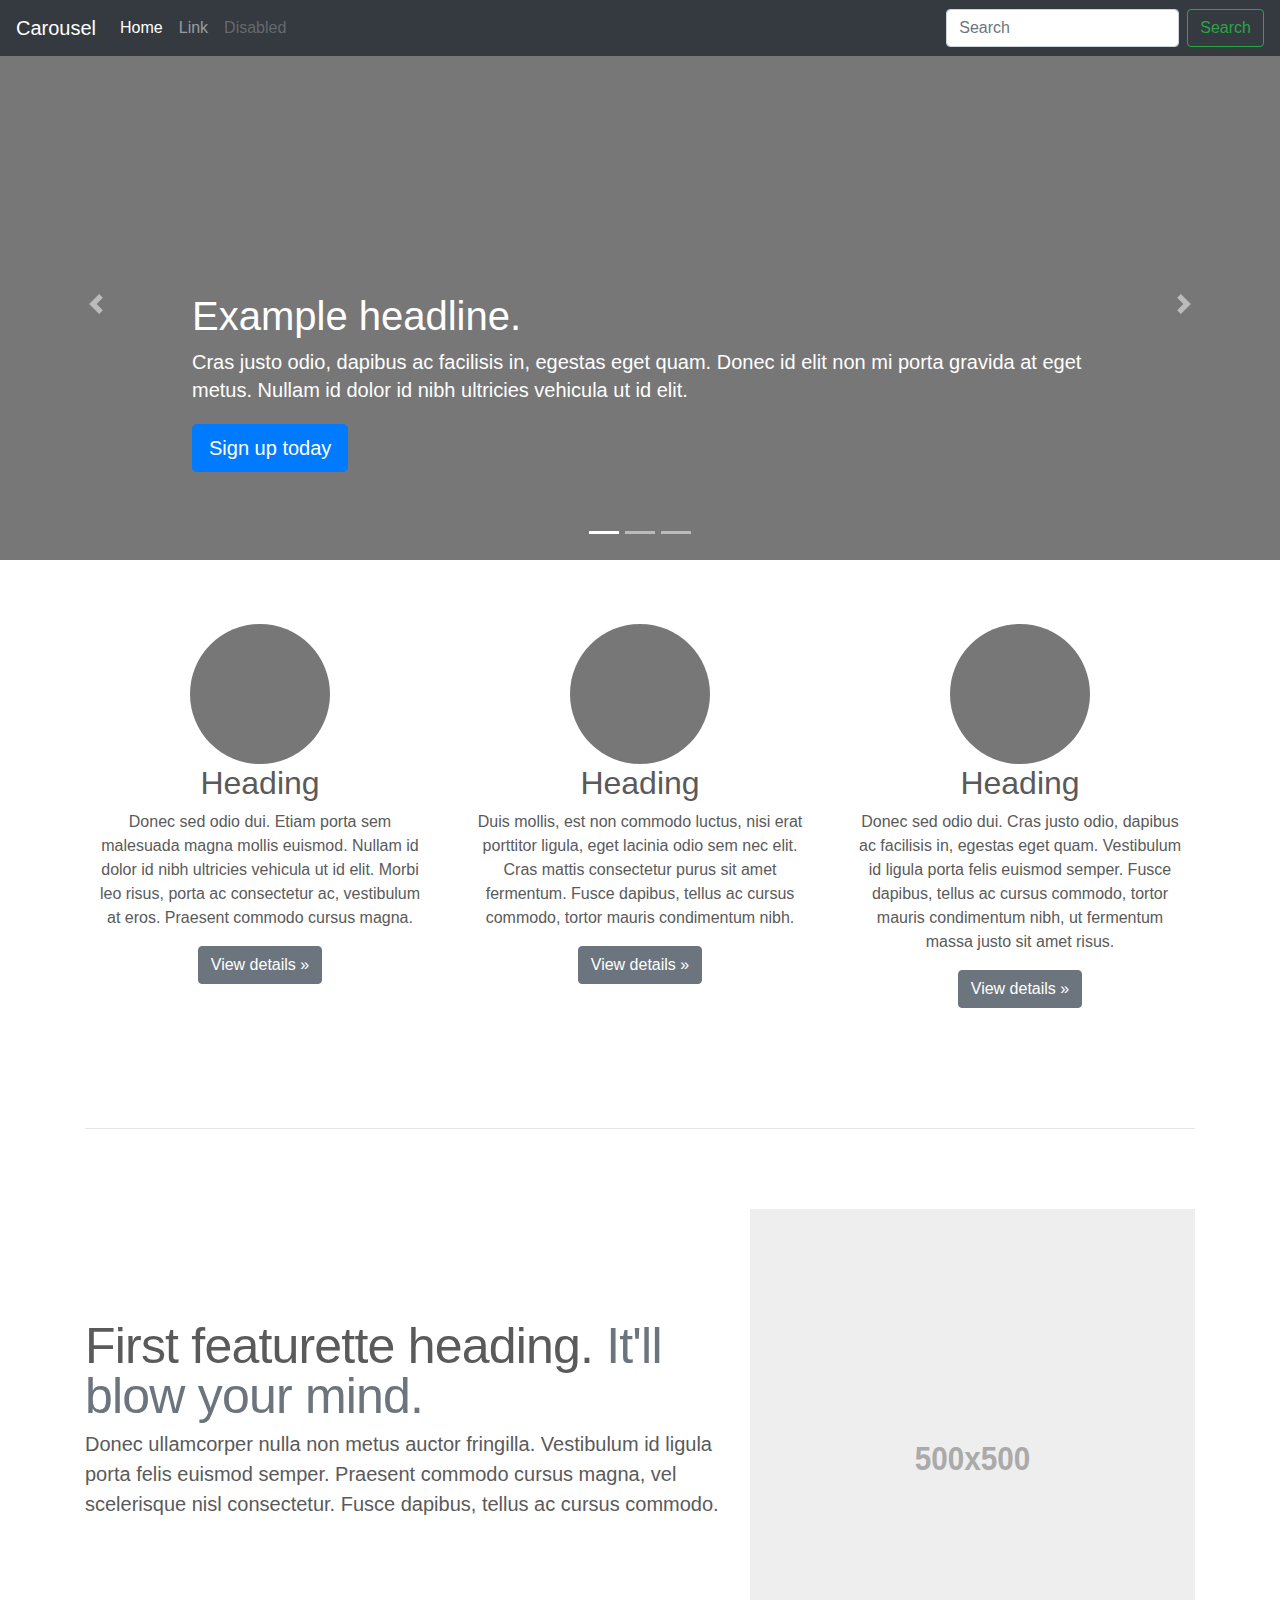
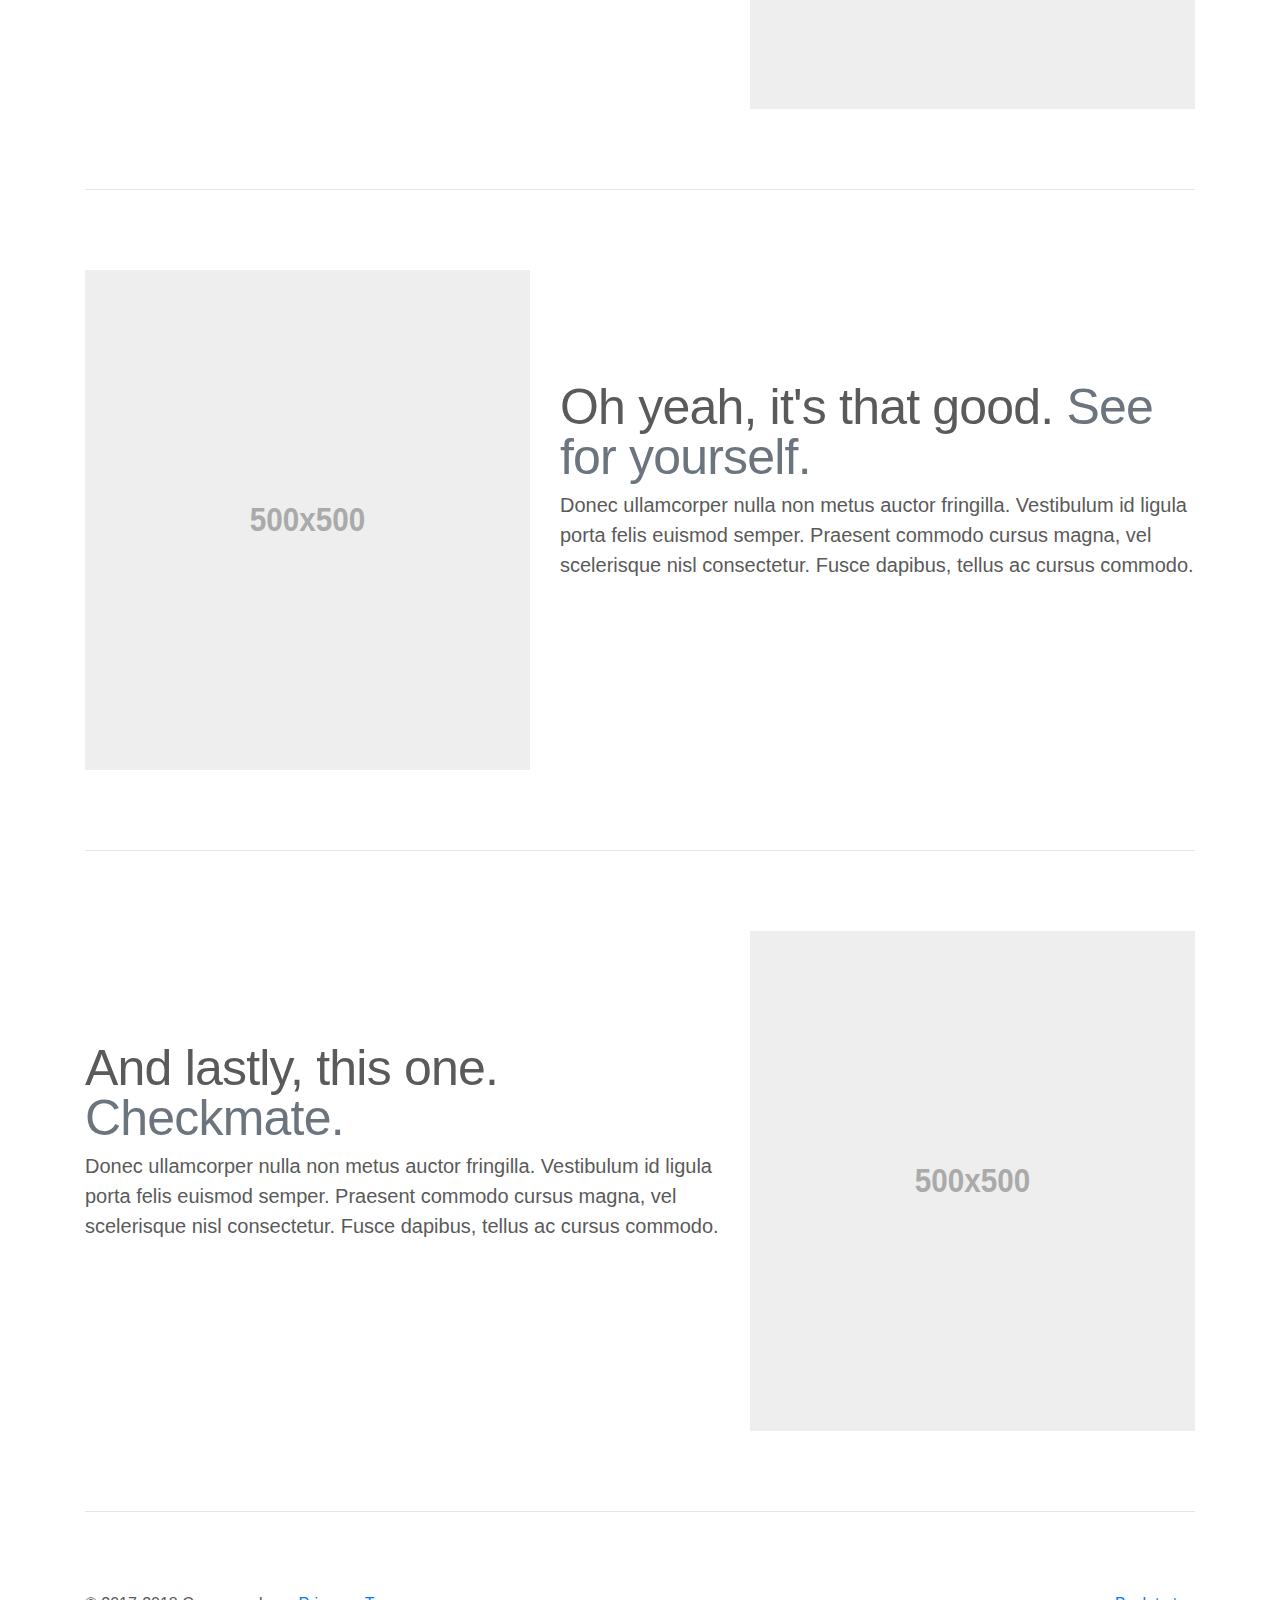
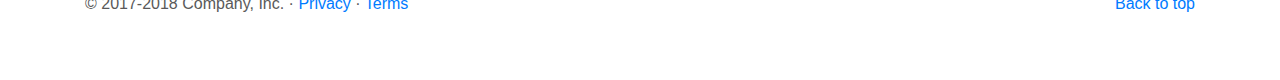
<file: bootstrap-4.0.0/docs/4.0/examples/carousel/index.html>
<!doctype html>
<html lang="en">
  <head>
    <meta charset="utf-8">
    <meta name="viewport" content="width=device-width, initial-scale=1, shrink-to-fit=no">
    <meta name="description" content="">
    <meta name="author" content="">
    <link rel="icon" href="../../../../favicon.ico">

    <title>Carousel Template for Bootstrap</title>

    <!-- Bootstrap core CSS -->
    <link href="../../../../dist/css/bootstrap.min.css" rel="stylesheet">

    <!-- Custom styles for this template -->
    <link href="carousel.css" rel="stylesheet">
  </head>
  <body>

    <header>
      <nav class="navbar navbar-expand-md navbar-dark fixed-top bg-dark">
        <a class="navbar-brand" href="#">Carousel</a>
        <button class="navbar-toggler" type="button" data-toggle="collapse" data-target="#navbarCollapse" aria-controls="navbarCollapse" aria-expanded="false" aria-label="Toggle navigation">
          <span class="navbar-toggler-icon"></span>
        </button>
        <div class="collapse navbar-collapse" id="navbarCollapse">
          <ul class="navbar-nav mr-auto">
            <li class="nav-item active">
              <a class="nav-link" href="#">Home <span class="sr-only">(current)</span></a>
            </li>
            <li class="nav-item">
              <a class="nav-link" href="#">Link</a>
            </li>
            <li class="nav-item">
              <a class="nav-link disabled" href="#">Disabled</a>
            </li>
          </ul>
          <form class="form-inline mt-2 mt-md-0">
            <input class="form-control mr-sm-2" type="text" placeholder="Search" aria-label="Search">
            <button class="btn btn-outline-success my-2 my-sm-0" type="submit">Search</button>
          </form>
        </div>
      </nav>
    </header>

    <main role="main">

      <div id="myCarousel" class="carousel slide" data-ride="carousel">
        <ol class="carousel-indicators">
          <li data-target="#myCarousel" data-slide-to="0" class="active"></li>
          <li data-target="#myCarousel" data-slide-to="1"></li>
          <li data-target="#myCarousel" data-slide-to="2"></li>
        </ol>
        <div class="carousel-inner">
          <div class="carousel-item active">
            <img class="first-slide" src="[data-uri]" alt="First slide">
            <div class="container">
              <div class="carousel-caption text-left">
                <h1>Example headline.</h1>
                <p>Cras justo odio, dapibus ac facilisis in, egestas eget quam. Donec id elit non mi porta gravida at eget metus. Nullam id dolor id nibh ultricies vehicula ut id elit.</p>
                <p><a class="btn btn-lg btn-primary" href="#" role="button">Sign up today</a></p>
              </div>
            </div>
          </div>
          <div class="carousel-item">
            <img class="second-slide" src="[data-uri]" alt="Second slide">
            <div class="container">
              <div class="carousel-caption">
                <h1>Another example headline.</h1>
                <p>Cras justo odio, dapibus ac facilisis in, egestas eget quam. Donec id elit non mi porta gravida at eget metus. Nullam id dolor id nibh ultricies vehicula ut id elit.</p>
                <p><a class="btn btn-lg btn-primary" href="#" role="button">Learn more</a></p>
              </div>
            </div>
          </div>
          <div class="carousel-item">
            <img class="third-slide" src="[data-uri]" alt="Third slide">
            <div class="container">
              <div class="carousel-caption text-right">
                <h1>One more for good measure.</h1>
                <p>Cras justo odio, dapibus ac facilisis in, egestas eget quam. Donec id elit non mi porta gravida at eget metus. Nullam id dolor id nibh ultricies vehicula ut id elit.</p>
                <p><a class="btn btn-lg btn-primary" href="#" role="button">Browse gallery</a></p>
              </div>
            </div>
          </div>
        </div>
        <a class="carousel-control-prev" href="#myCarousel" role="button" data-slide="prev">
          <span class="carousel-control-prev-icon" aria-hidden="true"></span>
          <span class="sr-only">Previous</span>
        </a>
        <a class="carousel-control-next" href="#myCarousel" role="button" data-slide="next">
          <span class="carousel-control-next-icon" aria-hidden="true"></span>
          <span class="sr-only">Next</span>
        </a>
      </div>


      <!-- Marketing messaging and featurettes
      ================================================== -->
      <!-- Wrap the rest of the page in another container to center all the content. -->

      <div class="container marketing">

        <!-- Three columns of text below the carousel -->
        <div class="row">
          <div class="col-lg-4">
            <img class="rounded-circle" src="[data-uri]" alt="Generic placeholder image" width="140" height="140">
            <h2>Heading</h2>
            <p>Donec sed odio dui. Etiam porta sem malesuada magna mollis euismod. Nullam id dolor id nibh ultricies vehicula ut id elit. Morbi leo risus, porta ac consectetur ac, vestibulum at eros. Praesent commodo cursus magna.</p>
            <p><a class="btn btn-secondary" href="#" role="button">View details &raquo;</a></p>
          </div><!-- /.col-lg-4 -->
          <div class="col-lg-4">
            <img class="rounded-circle" src="[data-uri]" alt="Generic placeholder image" width="140" height="140">
            <h2>Heading</h2>
            <p>Duis mollis, est non commodo luctus, nisi erat porttitor ligula, eget lacinia odio sem nec elit. Cras mattis consectetur purus sit amet fermentum. Fusce dapibus, tellus ac cursus commodo, tortor mauris condimentum nibh.</p>
            <p><a class="btn btn-secondary" href="#" role="button">View details &raquo;</a></p>
          </div><!-- /.col-lg-4 -->
          <div class="col-lg-4">
            <img class="rounded-circle" src="[data-uri]" alt="Generic placeholder image" width="140" height="140">
            <h2>Heading</h2>
            <p>Donec sed odio dui. Cras justo odio, dapibus ac facilisis in, egestas eget quam. Vestibulum id ligula porta felis euismod semper. Fusce dapibus, tellus ac cursus commodo, tortor mauris condimentum nibh, ut fermentum massa justo sit amet risus.</p>
            <p><a class="btn btn-secondary" href="#" role="button">View details &raquo;</a></p>
          </div><!-- /.col-lg-4 -->
        </div><!-- /.row -->


        <!-- START THE FEATURETTES -->

        <hr class="featurette-divider">

        <div class="row featurette">
          <div class="col-md-7">
            <h2 class="featurette-heading">First featurette heading. <span class="text-muted">It'll blow your mind.</span></h2>
            <p class="lead">Donec ullamcorper nulla non metus auctor fringilla. Vestibulum id ligula porta felis euismod semper. Praesent commodo cursus magna, vel scelerisque nisl consectetur. Fusce dapibus, tellus ac cursus commodo.</p>
          </div>
          <div class="col-md-5">
            <img class="featurette-image img-fluid mx-auto" data-src="holder.js/500x500/auto" alt="Generic placeholder image">
          </div>
        </div>

        <hr class="featurette-divider">

        <div class="row featurette">
          <div class="col-md-7 order-md-2">
            <h2 class="featurette-heading">Oh yeah, it's that good. <span class="text-muted">See for yourself.</span></h2>
            <p class="lead">Donec ullamcorper nulla non metus auctor fringilla. Vestibulum id ligula porta felis euismod semper. Praesent commodo cursus magna, vel scelerisque nisl consectetur. Fusce dapibus, tellus ac cursus commodo.</p>
          </div>
          <div class="col-md-5 order-md-1">
            <img class="featurette-image img-fluid mx-auto" data-src="holder.js/500x500/auto" alt="Generic placeholder image">
          </div>
        </div>

        <hr class="featurette-divider">

        <div class="row featurette">
          <div class="col-md-7">
            <h2 class="featurette-heading">And lastly, this one. <span class="text-muted">Checkmate.</span></h2>
            <p class="lead">Donec ullamcorper nulla non metus auctor fringilla. Vestibulum id ligula porta felis euismod semper. Praesent commodo cursus magna, vel scelerisque nisl consectetur. Fusce dapibus, tellus ac cursus commodo.</p>
          </div>
          <div class="col-md-5">
            <img class="featurette-image img-fluid mx-auto" data-src="holder.js/500x500/auto" alt="Generic placeholder image">
          </div>
        </div>

        <hr class="featurette-divider">

        <!-- /END THE FEATURETTES -->

      </div><!-- /.container -->


      <!-- FOOTER -->
      <footer class="container">
        <p class="float-right"><a href="#">Back to top</a></p>
        <p>&copy; 2017-2018 Company, Inc. &middot; <a href="#">Privacy</a> &middot; <a href="#">Terms</a></p>
      </footer>
    </main>

    <!-- Bootstrap core JavaScript
    ================================================== -->
    <!-- Placed at the end of the document so the pages load faster -->
    <script src="https://code.jquery.com/jquery-3.2.1.slim.min.js" integrity="sha384-KJ3o2DKtIkvYIK3UENzmM7KCkRr/rE9/Qpg6aAZGJwFDMVNA/GpGFF93hXpG5KkN" crossorigin="anonymous"></script>
    <script>window.jQuery || document.write('<script src="../../../../assets/js/vendor/jquery-slim.min.js"><\/script>')</script>
    <script src="../../../../assets/js/vendor/popper.min.js"></script>
    <script src="../../../../dist/js/bootstrap.min.js"></script>
    <!-- Just to make our placeholder images work. Don't actually copy the next line! -->
    <script src="../../../../assets/js/vendor/holder.min.js"></script>
  </body>
</html>
</file>
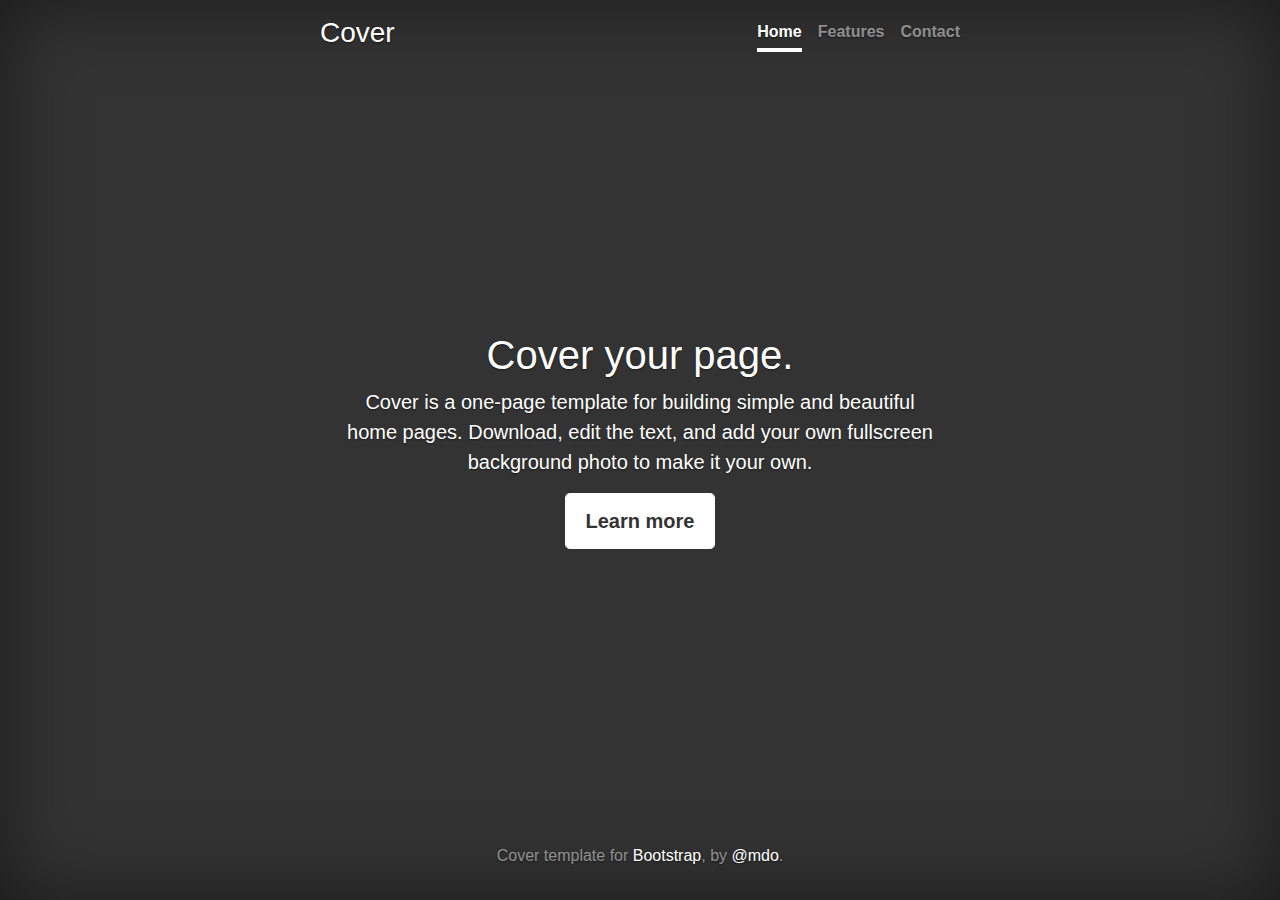
<file: bootstrap-4.0.0/docs/4.0/examples/cover/index.html>
<!doctype html>
<html lang="en">
  <head>
    <meta charset="utf-8">
    <meta name="viewport" content="width=device-width, initial-scale=1, shrink-to-fit=no">
    <meta name="description" content="">
    <meta name="author" content="">
    <link rel="icon" href="../../../../favicon.ico">

    <title>Cover Template for Bootstrap</title>

    <!-- Bootstrap core CSS -->
    <link href="../../../../dist/css/bootstrap.min.css" rel="stylesheet">

    <!-- Custom styles for this template -->
    <link href="cover.css" rel="stylesheet">
  </head>

  <body class="text-center">

    <div class="cover-container d-flex h-100 p-3 mx-auto flex-column">
      <header class="masthead mb-auto">
        <div class="inner">
          <h3 class="masthead-brand">Cover</h3>
          <nav class="nav nav-masthead justify-content-center">
            <a class="nav-link active" href="#">Home</a>
            <a class="nav-link" href="#">Features</a>
            <a class="nav-link" href="#">Contact</a>
          </nav>
        </div>
      </header>

      <main role="main" class="inner cover">
        <h1 class="cover-heading">Cover your page.</h1>
        <p class="lead">Cover is a one-page template for building simple and beautiful home pages. Download, edit the text, and add your own fullscreen background photo to make it your own.</p>
        <p class="lead">
          <a href="#" class="btn btn-lg btn-secondary">Learn more</a>
        </p>
      </main>

      <footer class="mastfoot mt-auto">
        <div class="inner">
          <p>Cover template for <a href="https://getbootstrap.com/">Bootstrap</a>, by <a href="https://twitter.com/mdo">@mdo</a>.</p>
        </div>
      </footer>
    </div>


    <!-- Bootstrap core JavaScript
    ================================================== -->
    <!-- Placed at the end of the document so the pages load faster -->
    <script src="https://code.jquery.com/jquery-3.2.1.slim.min.js" integrity="sha384-KJ3o2DKtIkvYIK3UENzmM7KCkRr/rE9/Qpg6aAZGJwFDMVNA/GpGFF93hXpG5KkN" crossorigin="anonymous"></script>
    <script>window.jQuery || document.write('<script src="../../../../assets/js/vendor/jquery-slim.min.js"><\/script>')</script>
    <script src="../../../../assets/js/vendor/popper.min.js"></script>
    <script src="../../../../dist/js/bootstrap.min.js"></script>
  </body>
</html>
</file>
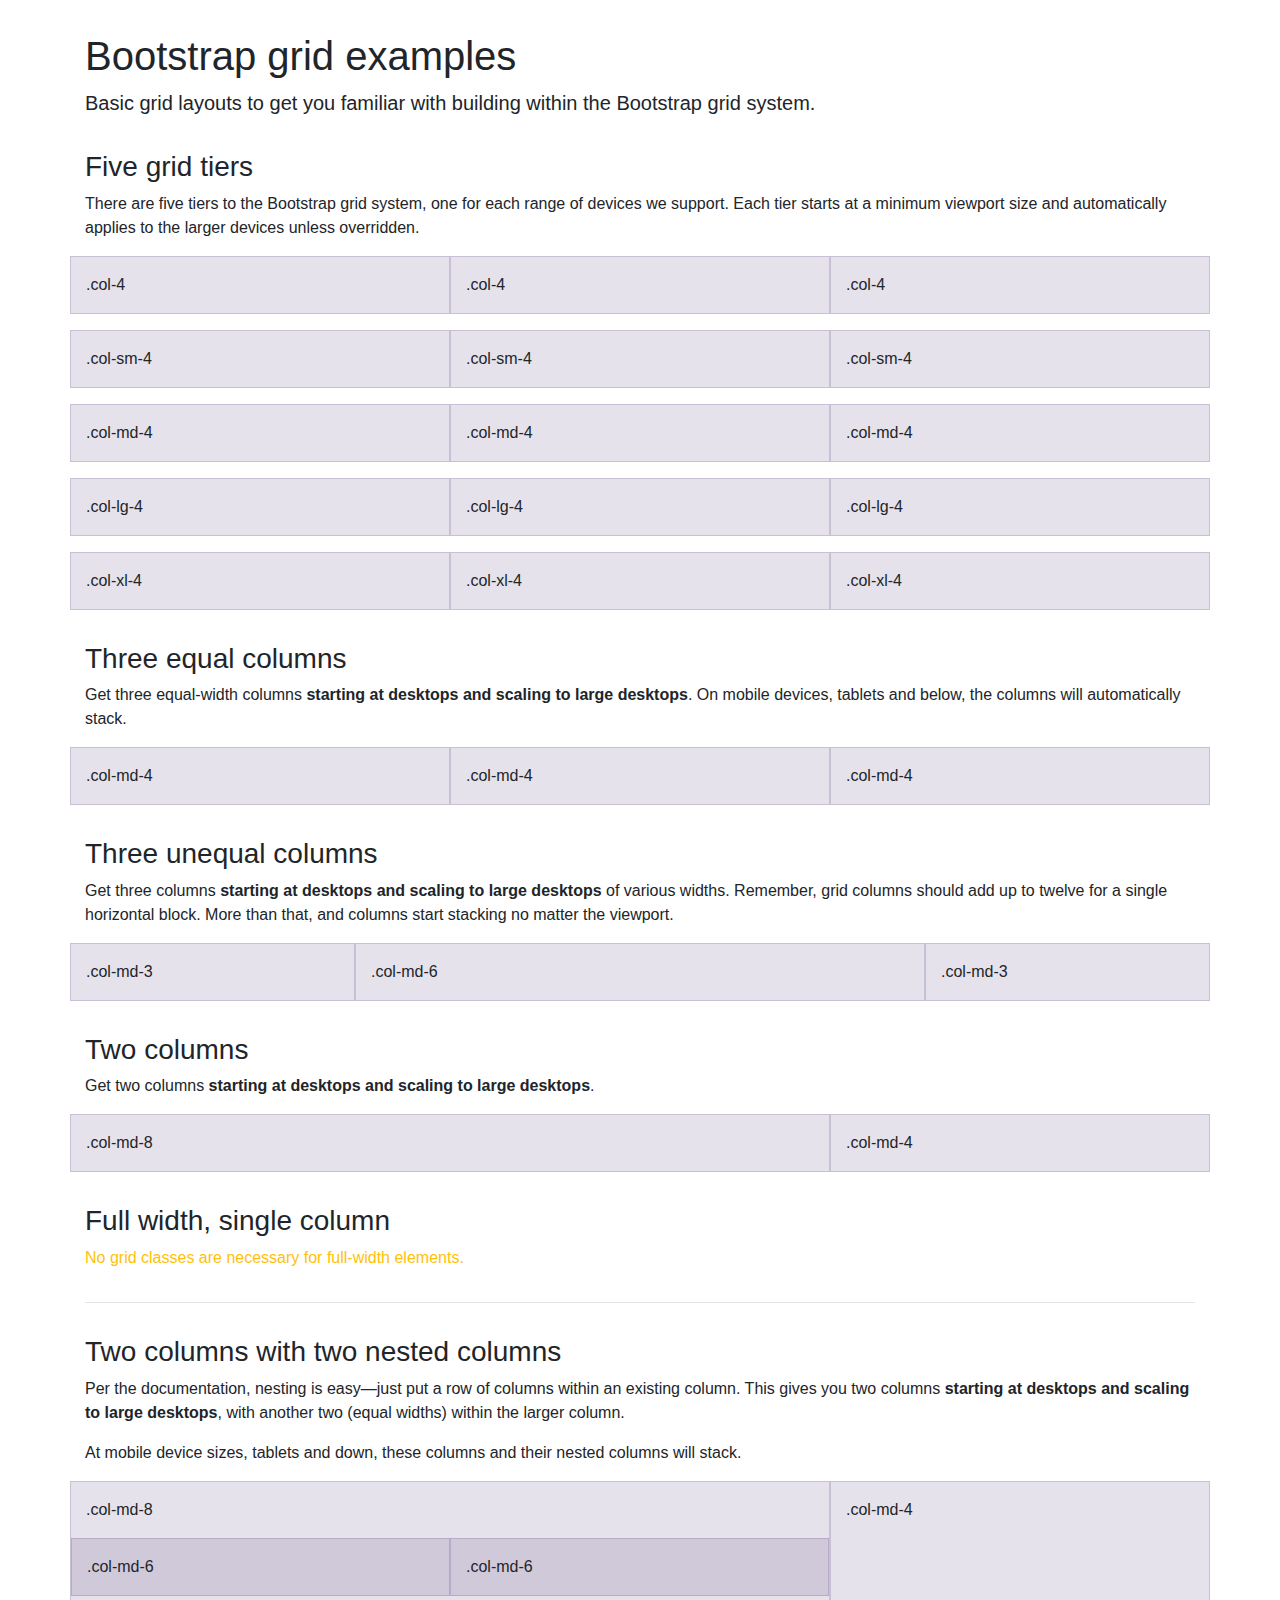
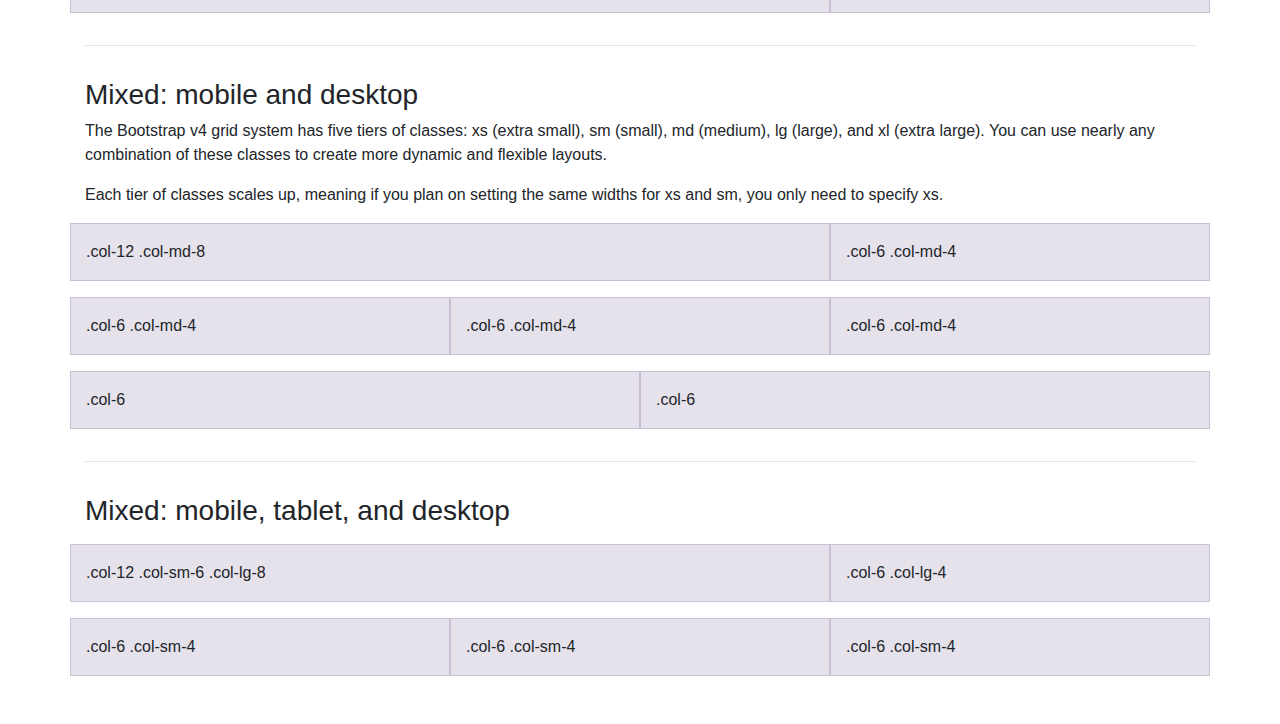
<file: bootstrap-4.0.0/docs/4.0/examples/grid/index.html>
<!doctype html>
<html lang="en">
  <head>
    <meta charset="utf-8">
    <meta name="viewport" content="width=device-width, initial-scale=1, shrink-to-fit=no">
    <meta name="description" content="">
    <meta name="author" content="">
    <link rel="icon" href="../../../../favicon.ico">

    <title>Grid Template for Bootstrap</title>

    <!-- Bootstrap core CSS -->
    <link href="../../../../dist/css/bootstrap.min.css" rel="stylesheet">

    <!-- Custom styles for this template -->
    <link href="grid.css" rel="stylesheet">
  </head>

  <body>
    <div class="container">

      <h1>Bootstrap grid examples</h1>
      <p class="lead">Basic grid layouts to get you familiar with building within the Bootstrap grid system.</p>

      <h3>Five grid tiers</h3>
      <p>There are five tiers to the Bootstrap grid system, one for each range of devices we support. Each tier starts at a minimum viewport size and automatically applies to the larger devices unless overridden.</p>

      <div class="row">
        <div class="col-4">.col-4</div>
        <div class="col-4">.col-4</div>
        <div class="col-4">.col-4</div>
      </div>

      <div class="row">
        <div class="col-sm-4">.col-sm-4</div>
        <div class="col-sm-4">.col-sm-4</div>
        <div class="col-sm-4">.col-sm-4</div>
      </div>

      <div class="row">
        <div class="col-md-4">.col-md-4</div>
        <div class="col-md-4">.col-md-4</div>
        <div class="col-md-4">.col-md-4</div>
      </div>

      <div class="row">
        <div class="col-lg-4">.col-lg-4</div>
        <div class="col-lg-4">.col-lg-4</div>
        <div class="col-lg-4">.col-lg-4</div>
      </div>

      <div class="row">
        <div class="col-xl-4">.col-xl-4</div>
        <div class="col-xl-4">.col-xl-4</div>
        <div class="col-xl-4">.col-xl-4</div>
      </div>

      <h3>Three equal columns</h3>
      <p>Get three equal-width columns <strong>starting at desktops and scaling to large desktops</strong>. On mobile devices, tablets and below, the columns will automatically stack.</p>
      <div class="row">
        <div class="col-md-4">.col-md-4</div>
        <div class="col-md-4">.col-md-4</div>
        <div class="col-md-4">.col-md-4</div>
      </div>

      <h3>Three unequal columns</h3>
      <p>Get three columns <strong>starting at desktops and scaling to large desktops</strong> of various widths. Remember, grid columns should add up to twelve for a single horizontal block. More than that, and columns start stacking no matter the viewport.</p>
      <div class="row">
        <div class="col-md-3">.col-md-3</div>
        <div class="col-md-6">.col-md-6</div>
        <div class="col-md-3">.col-md-3</div>
      </div>

      <h3>Two columns</h3>
      <p>Get two columns <strong>starting at desktops and scaling to large desktops</strong>.</p>
      <div class="row">
        <div class="col-md-8">.col-md-8</div>
        <div class="col-md-4">.col-md-4</div>
      </div>

      <h3>Full width, single column</h3>
      <p class="text-warning">No grid classes are necessary for full-width elements.</p>

      <hr>

      <h3>Two columns with two nested columns</h3>
      <p>Per the documentation, nesting is easy—just put a row of columns within an existing column. This gives you two columns <strong>starting at desktops and scaling to large desktops</strong>, with another two (equal widths) within the larger column.</p>
      <p>At mobile device sizes, tablets and down, these columns and their nested columns will stack.</p>
      <div class="row">
        <div class="col-md-8">
          .col-md-8
          <div class="row">
            <div class="col-md-6">.col-md-6</div>
            <div class="col-md-6">.col-md-6</div>
          </div>
        </div>
        <div class="col-md-4">.col-md-4</div>
      </div>

      <hr>

      <h3>Mixed: mobile and desktop</h3>
      <p>The Bootstrap v4 grid system has five tiers of classes: xs (extra small), sm (small), md (medium), lg (large), and xl (extra large). You can use nearly any combination of these classes to create more dynamic and flexible layouts.</p>
      <p>Each tier of classes scales up, meaning if you plan on setting the same widths for xs and sm, you only need to specify xs.</p>
      <div class="row">
        <div class="col-12 col-md-8">.col-12 .col-md-8</div>
        <div class="col-6 col-md-4">.col-6 .col-md-4</div>
      </div>
      <div class="row">
        <div class="col-6 col-md-4">.col-6 .col-md-4</div>
        <div class="col-6 col-md-4">.col-6 .col-md-4</div>
        <div class="col-6 col-md-4">.col-6 .col-md-4</div>
      </div>
      <div class="row">
        <div class="col-6">.col-6</div>
        <div class="col-6">.col-6</div>
      </div>

      <hr>

      <h3>Mixed: mobile, tablet, and desktop</h3>
      <p></p>
      <div class="row">
        <div class="col-12 col-sm-6 col-lg-8">.col-12 .col-sm-6 .col-lg-8</div>
        <div class="col-6 col-lg-4">.col-6 .col-lg-4</div>
      </div>
      <div class="row">
        <div class="col-6 col-sm-4">.col-6 .col-sm-4</div>
        <div class="col-6 col-sm-4">.col-6 .col-sm-4</div>
        <div class="col-6 col-sm-4">.col-6 .col-sm-4</div>
      </div>

    </div> <!-- /container -->
  </body>
</html>
</file>
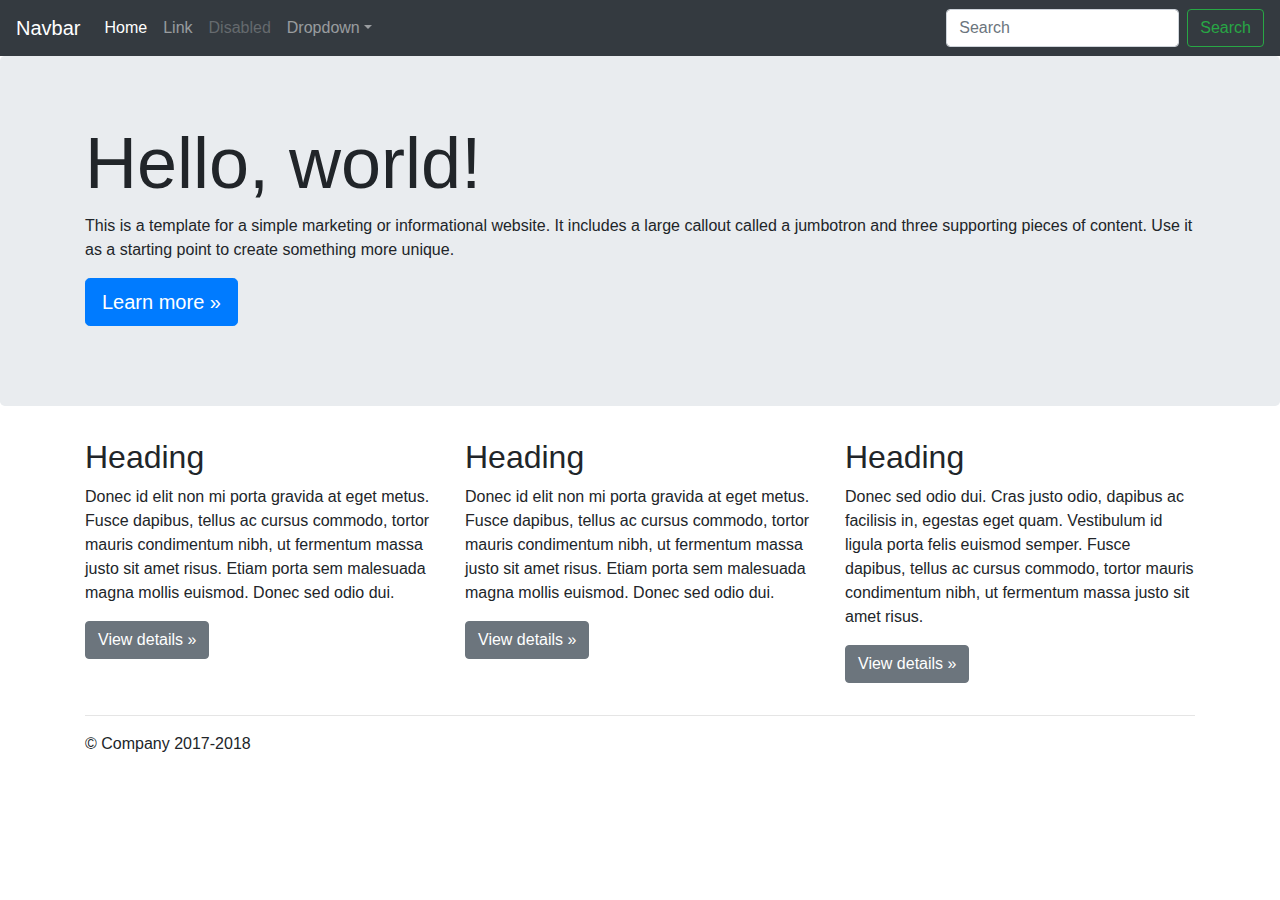
<file: bootstrap-4.0.0/docs/4.0/examples/jumbotron/index.html>
<!doctype html>
<html lang="en">
  <head>
    <meta charset="utf-8">
    <meta name="viewport" content="width=device-width, initial-scale=1, shrink-to-fit=no">
    <meta name="description" content="">
    <meta name="author" content="">
    <link rel="icon" href="../../../../favicon.ico">

    <title>Jumbotron Template for Bootstrap</title>

    <!-- Bootstrap core CSS -->
    <link href="../../../../dist/css/bootstrap.min.css" rel="stylesheet">

    <!-- Custom styles for this template -->
    <link href="jumbotron.css" rel="stylesheet">
  </head>

  <body>

    <nav class="navbar navbar-expand-md navbar-dark fixed-top bg-dark">
      <a class="navbar-brand" href="#">Navbar</a>
      <button class="navbar-toggler" type="button" data-toggle="collapse" data-target="#navbarsExampleDefault" aria-controls="navbarsExampleDefault" aria-expanded="false" aria-label="Toggle navigation">
        <span class="navbar-toggler-icon"></span>
      </button>

      <div class="collapse navbar-collapse" id="navbarsExampleDefault">
        <ul class="navbar-nav mr-auto">
          <li class="nav-item active">
            <a class="nav-link" href="#">Home <span class="sr-only">(current)</span></a>
          </li>
          <li class="nav-item">
            <a class="nav-link" href="#">Link</a>
          </li>
          <li class="nav-item">
            <a class="nav-link disabled" href="#">Disabled</a>
          </li>
          <li class="nav-item dropdown">
            <a class="nav-link dropdown-toggle" href="http://example.com" id="dropdown01" data-toggle="dropdown" aria-haspopup="true" aria-expanded="false">Dropdown</a>
            <div class="dropdown-menu" aria-labelledby="dropdown01">
              <a class="dropdown-item" href="#">Action</a>
              <a class="dropdown-item" href="#">Another action</a>
              <a class="dropdown-item" href="#">Something else here</a>
            </div>
          </li>
        </ul>
        <form class="form-inline my-2 my-lg-0">
          <input class="form-control mr-sm-2" type="text" placeholder="Search" aria-label="Search">
          <button class="btn btn-outline-success my-2 my-sm-0" type="submit">Search</button>
        </form>
      </div>
    </nav>

    <main role="main">

      <!-- Main jumbotron for a primary marketing message or call to action -->
      <div class="jumbotron">
        <div class="container">
          <h1 class="display-3">Hello, world!</h1>
          <p>This is a template for a simple marketing or informational website. It includes a large callout called a jumbotron and three supporting pieces of content. Use it as a starting point to create something more unique.</p>
          <p><a class="btn btn-primary btn-lg" href="#" role="button">Learn more &raquo;</a></p>
        </div>
      </div>

      <div class="container">
        <!-- Example row of columns -->
        <div class="row">
          <div class="col-md-4">
            <h2>Heading</h2>
            <p>Donec id elit non mi porta gravida at eget metus. Fusce dapibus, tellus ac cursus commodo, tortor mauris condimentum nibh, ut fermentum massa justo sit amet risus. Etiam porta sem malesuada magna mollis euismod. Donec sed odio dui. </p>
            <p><a class="btn btn-secondary" href="#" role="button">View details &raquo;</a></p>
          </div>
          <div class="col-md-4">
            <h2>Heading</h2>
            <p>Donec id elit non mi porta gravida at eget metus. Fusce dapibus, tellus ac cursus commodo, tortor mauris condimentum nibh, ut fermentum massa justo sit amet risus. Etiam porta sem malesuada magna mollis euismod. Donec sed odio dui. </p>
            <p><a class="btn btn-secondary" href="#" role="button">View details &raquo;</a></p>
          </div>
          <div class="col-md-4">
            <h2>Heading</h2>
            <p>Donec sed odio dui. Cras justo odio, dapibus ac facilisis in, egestas eget quam. Vestibulum id ligula porta felis euismod semper. Fusce dapibus, tellus ac cursus commodo, tortor mauris condimentum nibh, ut fermentum massa justo sit amet risus.</p>
            <p><a class="btn btn-secondary" href="#" role="button">View details &raquo;</a></p>
          </div>
        </div>

        <hr>

      </div> <!-- /container -->

    </main>

    <footer class="container">
      <p>&copy; Company 2017-2018</p>
    </footer>

    <!-- Bootstrap core JavaScript
    ================================================== -->
    <!-- Placed at the end of the document so the pages load faster -->
    <script src="https://code.jquery.com/jquery-3.2.1.slim.min.js" integrity="sha384-KJ3o2DKtIkvYIK3UENzmM7KCkRr/rE9/Qpg6aAZGJwFDMVNA/GpGFF93hXpG5KkN" crossorigin="anonymous"></script>
    <script>window.jQuery || document.write('<script src="../../../../assets/js/vendor/jquery-slim.min.js"><\/script>')</script>
    <script src="../../../../assets/js/vendor/popper.min.js"></script>
    <script src="../../../../dist/js/bootstrap.min.js"></script>
  </body>
</html>
</file>
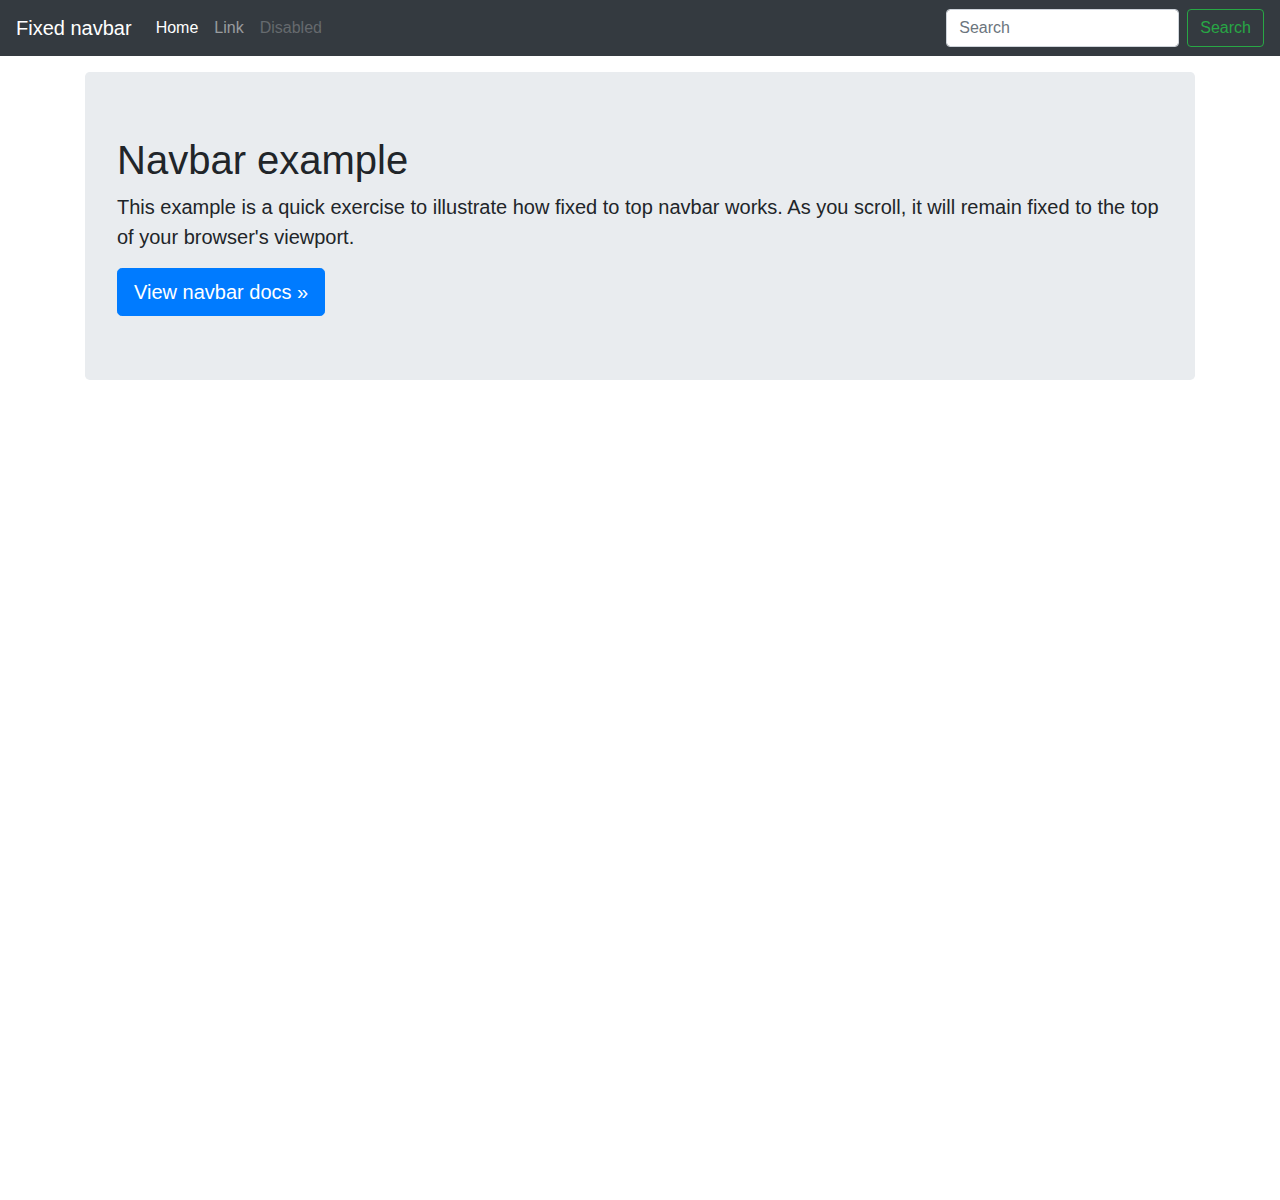
<file: bootstrap-4.0.0/docs/4.0/examples/navbar-fixed/index.html>
<!doctype html>
<html lang="en">
  <head>
    <meta charset="utf-8">
    <meta name="viewport" content="width=device-width, initial-scale=1, shrink-to-fit=no">
    <meta name="description" content="">
    <meta name="author" content="">
    <link rel="icon" href="../../../../favicon.ico">

    <title>Fixed top navbar example for Bootstrap</title>

    <!-- Bootstrap core CSS -->
    <link href="../../../../dist/css/bootstrap.min.css" rel="stylesheet">

    <!-- Custom styles for this template -->
    <link href="navbar-top-fixed.css" rel="stylesheet">
  </head>

  <body>

    <nav class="navbar navbar-expand-md navbar-dark fixed-top bg-dark">
      <a class="navbar-brand" href="#">Fixed navbar</a>
      <button class="navbar-toggler" type="button" data-toggle="collapse" data-target="#navbarCollapse" aria-controls="navbarCollapse" aria-expanded="false" aria-label="Toggle navigation">
        <span class="navbar-toggler-icon"></span>
      </button>
      <div class="collapse navbar-collapse" id="navbarCollapse">
        <ul class="navbar-nav mr-auto">
          <li class="nav-item active">
            <a class="nav-link" href="#">Home <span class="sr-only">(current)</span></a>
          </li>
          <li class="nav-item">
            <a class="nav-link" href="#">Link</a>
          </li>
          <li class="nav-item">
            <a class="nav-link disabled" href="#">Disabled</a>
          </li>
        </ul>
        <form class="form-inline mt-2 mt-md-0">
          <input class="form-control mr-sm-2" type="text" placeholder="Search" aria-label="Search">
          <button class="btn btn-outline-success my-2 my-sm-0" type="submit">Search</button>
        </form>
      </div>
    </nav>

    <main role="main" class="container">
      <div class="jumbotron">
        <h1>Navbar example</h1>
        <p class="lead">This example is a quick exercise to illustrate how fixed to top navbar works. As you scroll, it will remain fixed to the top of your browser's viewport.</p>
        <a class="btn btn-lg btn-primary" href="../../components/navbar/" role="button">View navbar docs &raquo;</a>
      </div>
    </main>

    <!-- Bootstrap core JavaScript
    ================================================== -->
    <!-- Placed at the end of the document so the pages load faster -->
    <script src="https://code.jquery.com/jquery-3.2.1.slim.min.js" integrity="sha384-KJ3o2DKtIkvYIK3UENzmM7KCkRr/rE9/Qpg6aAZGJwFDMVNA/GpGFF93hXpG5KkN" crossorigin="anonymous"></script>
    <script>window.jQuery || document.write('<script src="../../../../assets/js/vendor/jquery-slim.min.js"><\/script>')</script>
    <script src="../../../../assets/js/vendor/popper.min.js"></script>
    <script src="../../../../dist/js/bootstrap.min.js"></script>
  </body>
</html>
</file>
<file: css/index-css.css>
.fakeimg {
      height: 20rem;
	  width: 100%;
      background: #aaa;
    }
	
.introimg {
	height: 25rem;
	width: 100%;
	background: #aaa;
}

.introimg img{
	height: 100%;
	width: 100%;
}
	
.nav-pills .nav-link.active,
.nav-pills .show > .nav-link {
	color: #fff;
	background-color: #082E65;
}

a {
	color: #082E65;
	text-decoration: none;
	background-color: transparent;
}

a:hover {
	color: #E7A618;
	text-decoration: underline;
}
</file>
<file: bootstrap-4.0.0/docs/4.0/examples/album/album.css>
:root {
  --jumbotron-padding-y: 3rem;
}

.jumbotron {
  padding-top: var(--jumbotron-padding-y);
  padding-bottom: var(--jumbotron-padding-y);
  margin-bottom: 0;
  background-color: #fff;
}
@media (min-width: 768px) {
  .jumbotron {
    padding-top: calc(var(--jumbotron-padding-y) * 2);
    padding-bottom: calc(var(--jumbotron-padding-y) * 2);
  }
}

.jumbotron p:last-child {
  margin-bottom: 0;
}

.jumbotron-heading {
  font-weight: 300;
}

.jumbotron .container {
  max-width: 40rem;
}

footer {
  padding-top: 3rem;
  padding-bottom: 3rem;
}

footer p {
  margin-bottom: .25rem;
}

.box-shadow { box-shadow: 0 .25rem .75rem rgba(0, 0, 0, .05); }
</file>
<file: bootstrap-4.0.0/docs/4.0/examples/blog/blog.css>
/* stylelint-disable selector-list-comma-newline-after */

.blog-header {
  line-height: 1;
  border-bottom: 1px solid #e5e5e5;
}

.blog-header-logo {
  font-family: "Playfair Display", Georgia, "Times New Roman", serif;
  font-size: 2.25rem;
}

.blog-header-logo:hover {
  text-decoration: none;
}

h1, h2, h3, h4, h5, h6 {
  font-family: "Playfair Display", Georgia, "Times New Roman", serif;
}

.display-4 {
  font-size: 2.5rem;
}
@media (min-width: 768px) {
  .display-4 {
    font-size: 3rem;
  }
}

.nav-scroller {
  position: relative;
  z-index: 2;
  height: 2.75rem;
  overflow-y: hidden;
}

.nav-scroller .nav {
  display: -webkit-box;
  display: -ms-flexbox;
  display: flex;
  -ms-flex-wrap: nowrap;
  flex-wrap: nowrap;
  padding-bottom: 1rem;
  margin-top: -1px;
  overflow-x: auto;
  text-align: center;
  white-space: nowrap;
  -webkit-overflow-scrolling: touch;
}

.nav-scroller .nav-link {
  padding-top: .75rem;
  padding-bottom: .75rem;
  font-size: .875rem;
}

.card-img-right {
  height: 100%;
  border-radius: 0 3px 3px 0;
}

.flex-auto {
  -ms-flex: 0 0 auto;
  -webkit-box-flex: 0;
  flex: 0 0 auto;
}

.h-250 { height: 250px; }
@media (min-width: 768px) {
  .h-md-250 { height: 250px; }
}

.border-top { border-top: 1px solid #e5e5e5; }
.border-bottom { border-bottom: 1px solid #e5e5e5; }

.box-shadow { box-shadow: 0 .25rem .75rem rgba(0, 0, 0, .05); }

/*
 * Blog name and description
 */
.blog-title {
  margin-bottom: 0;
  font-size: 2rem;
  font-weight: 400;
}
.blog-description {
  font-size: 1.1rem;
  color: #999;
}

@media (min-width: 40em) {
  .blog-title {
    font-size: 3.5rem;
  }
}

/* Pagination */
.blog-pagination {
  margin-bottom: 4rem;
}
.blog-pagination > .btn {
  border-radius: 2rem;
}

/*
 * Blog posts
 */
.blog-post {
  margin-bottom: 4rem;
}
.blog-post-title {
  margin-bottom: .25rem;
  font-size: 2.5rem;
}
.blog-post-meta {
  margin-bottom: 1.25rem;
  color: #999;
}

/*
 * Footer
 */
.blog-footer {
  padding: 2.5rem 0;
  color: #999;
  text-align: center;
  background-color: #f9f9f9;
  border-top: .05rem solid #e5e5e5;
}
.blog-footer p:last-child {
  margin-bottom: 0;
}
</file>
<file: bootstrap-4.0.0/docs/4.0/examples/carousel/carousel.css>
/* GLOBAL STYLES
-------------------------------------------------- */
/* Padding below the footer and lighter body text */

body {
  padding-top: 3rem;
  padding-bottom: 3rem;
  color: #5a5a5a;
}


/* CUSTOMIZE THE CAROUSEL
-------------------------------------------------- */

/* Carousel base class */
.carousel {
  margin-bottom: 4rem;
}
/* Since positioning the image, we need to help out the caption */
.carousel-caption {
  bottom: 3rem;
  z-index: 10;
}

/* Declare heights because of positioning of img element */
.carousel-item {
  height: 32rem;
  background-color: #777;
}
.carousel-item > img {
  position: absolute;
  top: 0;
  left: 0;
  min-width: 100%;
  height: 32rem;
}


/* MARKETING CONTENT
-------------------------------------------------- */

/* Center align the text within the three columns below the carousel */
.marketing .col-lg-4 {
  margin-bottom: 1.5rem;
  text-align: center;
}
.marketing h2 {
  font-weight: 400;
}
.marketing .col-lg-4 p {
  margin-right: .75rem;
  margin-left: .75rem;
}


/* Featurettes
------------------------- */

.featurette-divider {
  margin: 5rem 0; /* Space out the Bootstrap <hr> more */
}

/* Thin out the marketing headings */
.featurette-heading {
  font-weight: 300;
  line-height: 1;
  letter-spacing: -.05rem;
}


/* RESPONSIVE CSS
-------------------------------------------------- */

@media (min-width: 40em) {
  /* Bump up size of carousel content */
  .carousel-caption p {
    margin-bottom: 1.25rem;
    font-size: 1.25rem;
    line-height: 1.4;
  }

  .featurette-heading {
    font-size: 50px;
  }
}

@media (min-width: 62em) {
  .featurette-heading {
    margin-top: 7rem;
  }
}
</file>
<file: bootstrap-4.0.0/docs/4.0/examples/cover/cover.css>
/*
 * Globals
 */

/* Links */
a,
a:focus,
a:hover {
  color: #fff;
}

/* Custom default button */
.btn-secondary,
.btn-secondary:hover,
.btn-secondary:focus {
  color: #333;
  text-shadow: none; /* Prevent inheritance from `body` */
  background-color: #fff;
  border: .05rem solid #fff;
}


/*
 * Base structure
 */

html,
body {
  height: 100%;
  background-color: #333;
}

body {
  display: -ms-flexbox;
  display: -webkit-box;
  display: flex;
  -ms-flex-pack: center;
  -webkit-box-pack: center;
  justify-content: center;
  color: #fff;
  text-shadow: 0 .05rem .1rem rgba(0, 0, 0, .5);
  box-shadow: inset 0 0 5rem rgba(0, 0, 0, .5);
}

.cover-container {
  max-width: 42em;
}


/*
 * Header
 */
.masthead {
  margin-bottom: 2rem;
}

.masthead-brand {
  margin-bottom: 0;
}

.nav-masthead .nav-link {
  padding: .25rem 0;
  font-weight: 700;
  color: rgba(255, 255, 255, .5);
  background-color: transparent;
  border-bottom: .25rem solid transparent;
}

.nav-masthead .nav-link:hover,
.nav-masthead .nav-link:focus {
  border-bottom-color: rgba(255, 255, 255, .25);
}

.nav-masthead .nav-link + .nav-link {
  margin-left: 1rem;
}

.nav-masthead .active {
  color: #fff;
  border-bottom-color: #fff;
}

@media (min-width: 48em) {
  .masthead-brand {
    float: left;
  }
  .nav-masthead {
    float: right;
  }
}


/*
 * Cover
 */
.cover {
  padding: 0 1.5rem;
}
.cover .btn-lg {
  padding: .75rem 1.25rem;
  font-weight: 700;
}


/*
 * Footer
 */
.mastfoot {
  color: rgba(255, 255, 255, .5);
}
</file>
<file: bootstrap-4.0.0/docs/4.0/examples/grid/grid.css>
body {
  padding-top: 2rem;
  padding-bottom: 2rem;
}

h3 {
  margin-top: 2rem;
}

.row {
  margin-bottom: 1rem;
}
.row .row {
  margin-top: 1rem;
  margin-bottom: 0;
}
[class*="col-"] {
  padding-top: 1rem;
  padding-bottom: 1rem;
  background-color: rgba(86, 61, 124, .15);
  border: 1px solid rgba(86, 61, 124, .2);
}

hr {
  margin-top: 2rem;
  margin-bottom: 2rem;
}
</file>
<file: bootstrap-4.0.0/docs/4.0/examples/jumbotron/jumbotron.css>
/* Move down content because we have a fixed navbar that is 3.5rem tall */
body {
  padding-top: 3.5rem;
}
</file>
<file: bootstrap-4.0.0/docs/4.0/examples/navbar-fixed/navbar-top-fixed.css>
/* Show it is fixed to the top */
body {
  min-height: 75rem;
  padding-top: 4.5rem;
}
</file>
<file: bootstrap-4.0.0/js/tests/vendor/qunit.css>
/*!
 * QUnit 2.4.1
 * https://qunitjs.com/
 *
 * Copyright jQuery Foundation and other contributors
 * Released under the MIT license
 * https://jquery.org/license
 *
 * Date: 2017-10-22T05:12Z
 */

/** Font Family and Sizes */

#qunit-tests, #qunit-header, #qunit-banner, #qunit-testrunner-toolbar, #qunit-filteredTest, #qunit-userAgent, #qunit-testresult {
	font-family: "Helvetica Neue Light", "HelveticaNeue-Light", "Helvetica Neue", Calibri, Helvetica, Arial, sans-serif;
}

#qunit-testrunner-toolbar, #qunit-filteredTest, #qunit-userAgent, #qunit-testresult, #qunit-tests li { font-size: small; }
#qunit-tests { font-size: smaller; }


/** Resets */

#qunit-tests, #qunit-header, #qunit-banner, #qunit-filteredTest, #qunit-userAgent, #qunit-testresult, #qunit-modulefilter {
	margin: 0;
	padding: 0;
}


/** Header (excluding toolbar) */

#qunit-header {
	padding: 0.5em 0 0.5em 1em;

	color: #8699A4;
	background-color: #0D3349;

	font-size: 1.5em;
	line-height: 1em;
	font-weight: 400;

	border-radius: 5px 5px 0 0;
}

#qunit-header a {
	text-decoration: none;
	color: #C2CCD1;
}

#qunit-header a:hover,
#qunit-header a:focus {
	color: #FFF;
}

#qunit-banner {
	height: 5px;
}

#qunit-filteredTest {
	padding: 0.5em 1em 0.5em 1em;
	color: #366097;
	background-color: #F4FF77;
}

#qunit-userAgent {
	padding: 0.5em 1em 0.5em 1em;
	color: #FFF;
	background-color: #2B81AF;
	text-shadow: rgba(0, 0, 0, 0.5) 2px 2px 1px;
}


/** Toolbar */

#qunit-testrunner-toolbar {
	padding: 0.5em 1em 0.5em 1em;
	color: #5E740B;
	background-color: #EEE;
}

#qunit-testrunner-toolbar .clearfix {
	height: 0;
	clear: both;
}

#qunit-testrunner-toolbar label {
	display: inline-block;
}

#qunit-testrunner-toolbar input[type=checkbox],
#qunit-testrunner-toolbar input[type=radio] {
	margin: 3px;
	vertical-align: -2px;
}

#qunit-testrunner-toolbar input[type=text] {
	box-sizing: border-box;
	height: 1.6em;
}

.qunit-url-config,
.qunit-filter,
#qunit-modulefilter {
	display: inline-block;
	line-height: 2.1em;
}

.qunit-filter,
#qunit-modulefilter {
	float: right;
	position: relative;
	margin-left: 1em;
}

.qunit-url-config label {
	margin-right: 0.5em;
}

#qunit-modulefilter-search {
	box-sizing: border-box;
	width: 400px;
}

#qunit-modulefilter-search-container:after {
	position: absolute;
	right: 0.3em;
	content: "\25bc";
	color: black;
}

#qunit-modulefilter-dropdown {
	/* align with #qunit-modulefilter-search */
	box-sizing: border-box;
	width: 400px;
	position: absolute;
	right: 0;
	top: 50%;
	margin-top: 0.8em;

	border: 1px solid #D3D3D3;
	border-top: none;
	border-radius: 0 0 .25em .25em;
	color: #000;
	background-color: #F5F5F5;
	z-index: 99;
}

#qunit-modulefilter-dropdown a {
	color: inherit;
	text-decoration: none;
}

#qunit-modulefilter-dropdown .clickable.checked {
	font-weight: bold;
	color: #000;
	background-color: #D2E0E6;
}

#qunit-modulefilter-dropdown .clickable:hover {
	color: #FFF;
	background-color: #0D3349;
}

#qunit-modulefilter-actions {
	display: block;
	overflow: auto;

	/* align with #qunit-modulefilter-dropdown-list */
	font: smaller/1.5em sans-serif;
}

#qunit-modulefilter-dropdown #qunit-modulefilter-actions > * {
	box-sizing: border-box;
	max-height: 2.8em;
	display: block;
	padding: 0.4em;
}

#qunit-modulefilter-dropdown #qunit-modulefilter-actions > button {
	float: right;
	font: inherit;
}

#qunit-modulefilter-dropdown #qunit-modulefilter-actions > :last-child {
	/* insert padding to align with checkbox margins */
	padding-left: 3px;
}

#qunit-modulefilter-dropdown-list {
	max-height: 200px;
	overflow-y: auto;
	margin: 0;
	border-top: 2px groove threedhighlight;
	padding: 0.4em 0 0;
	font: smaller/1.5em sans-serif;
}

#qunit-modulefilter-dropdown-list li {
	white-space: nowrap;
	overflow: hidden;
	text-overflow: ellipsis;
}

#qunit-modulefilter-dropdown-list .clickable {
	display: block;
	padding-left: 0.15em;
}


/** Tests: Pass/Fail */

#qunit-tests {
	list-style-position: inside;
}

#qunit-tests li {
	padding: 0.4em 1em 0.4em 1em;
	border-bottom: 1px solid #FFF;
	list-style-position: inside;
}

#qunit-tests > li {
	display: none;
}

#qunit-tests li.running,
#qunit-tests li.pass,
#qunit-tests li.fail,
#qunit-tests li.skipped,
#qunit-tests li.aborted {
	display: list-item;
}

#qunit-tests.hidepass {
	position: relative;
}

#qunit-tests.hidepass li.running,
#qunit-tests.hidepass li.pass:not(.todo) {
	visibility: hidden;
	position: absolute;
	width:   0;
	height:  0;
	padding: 0;
	border:  0;
	margin:  0;
}

#qunit-tests li strong {
	cursor: pointer;
}

#qunit-tests li.skipped strong {
	cursor: default;
}

#qunit-tests li a {
	padding: 0.5em;
	color: #C2CCD1;
	text-decoration: none;
}

#qunit-tests li p a {
	padding: 0.25em;
	color: #6B6464;
}
#qunit-tests li a:hover,
#qunit-tests li a:focus {
	color: #000;
}

#qunit-tests li .runtime {
	float: right;
	font-size: smaller;
}

.qunit-assert-list {
	margin-top: 0.5em;
	padding: 0.5em;

	background-color: #FFF;

	border-radius: 5px;
}

.qunit-source {
	margin: 0.6em 0 0.3em;
}

.qunit-collapsed {
	display: none;
}

#qunit-tests table {
	border-collapse: collapse;
	margin-top: 0.2em;
}

#qunit-tests th {
	text-align: right;
	vertical-align: top;
	padding: 0 0.5em 0 0;
}

#qunit-tests td {
	vertical-align: top;
}

#qunit-tests pre {
	margin: 0;
	white-space: pre-wrap;
	word-wrap: break-word;
}

#qunit-tests del {
	color: #374E0C;
	background-color: #E0F2BE;
	text-decoration: none;
}

#qunit-tests ins {
	color: #500;
	background-color: #FFCACA;
	text-decoration: none;
}

/*** Test Counts */

#qunit-tests b.counts                       { color: #000; }
#qunit-tests b.passed                       { color: #5E740B; }
#qunit-tests b.failed                       { color: #710909; }

#qunit-tests li li {
	padding: 5px;
	background-color: #FFF;
	border-bottom: none;
	list-style-position: inside;
}

/*** Passing Styles */

#qunit-tests li li.pass {
	color: #3C510C;
	background-color: #FFF;
	border-left: 10px solid #C6E746;
}

#qunit-tests .pass                          { color: #528CE0; background-color: #D2E0E6; }
#qunit-tests .pass .test-name               { color: #366097; }

#qunit-tests .pass .test-actual,
#qunit-tests .pass .test-expected           { color: #999; }

#qunit-banner.qunit-pass                    { background-color: #C6E746; }

/*** Failing Styles */

#qunit-tests li li.fail {
	color: #710909;
	background-color: #FFF;
	border-left: 10px solid #EE5757;
	white-space: pre;
}

#qunit-tests > li:last-child {
	border-radius: 0 0 5px 5px;
}

#qunit-tests .fail                          { color: #000; background-color: #EE5757; }
#qunit-tests .fail .test-name,
#qunit-tests .fail .module-name             { color: #000; }

#qunit-tests .fail .test-actual             { color: #EE5757; }
#qunit-tests .fail .test-expected           { color: #008000; }

#qunit-banner.qunit-fail                    { background-color: #EE5757; }


/*** Aborted tests */
#qunit-tests .aborted { color: #000; background-color: orange; }
/*** Skipped tests */

#qunit-tests .skipped {
	background-color: #EBECE9;
}

#qunit-tests .qunit-todo-label,
#qunit-tests .qunit-skipped-label {
	background-color: #F4FF77;
	display: inline-block;
	font-style: normal;
	color: #366097;
	line-height: 1.8em;
	padding: 0 0.5em;
	margin: -0.4em 0.4em -0.4em 0;
}

#qunit-tests .qunit-todo-label {
	background-color: #EEE;
}

/** Result */

#qunit-testresult {
	color: #2B81AF;
	background-color: #D2E0E6;

	border-bottom: 1px solid #FFF;
}
#qunit-testresult .clearfix {
	height: 0;
	clear: both;
}
#qunit-testresult .module-name {
	font-weight: 700;
}
#qunit-testresult-display {
	padding: 0.5em 1em 0.5em 1em;
	width: 85%;
	float:left;
}
#qunit-testresult-controls {
	padding: 0.5em 1em 0.5em 1em;
  width: 10%;
	float:left;
}

/** Fixture */

#qunit-fixture {
	position: absolute;
	top: -10000px;
	left: -10000px;
	width: 1000px;
	height: 1000px;
}
</file>
